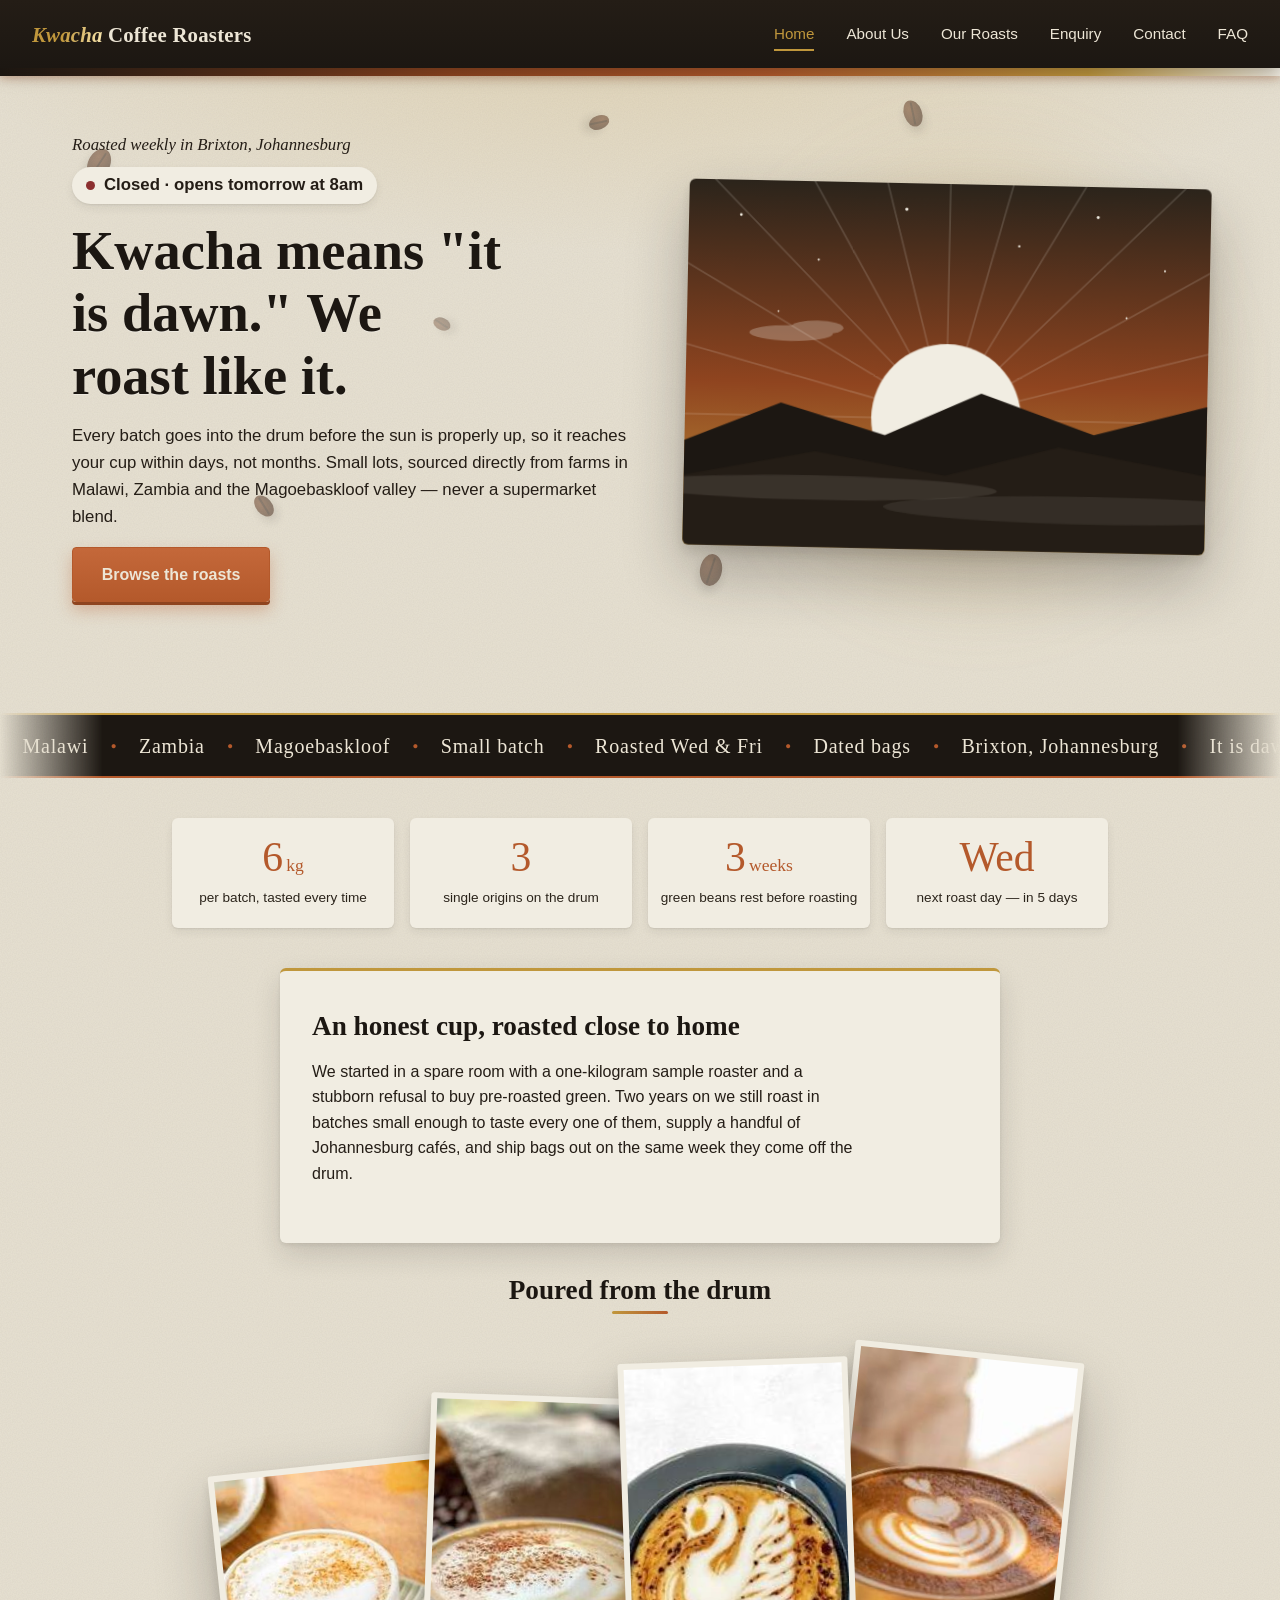
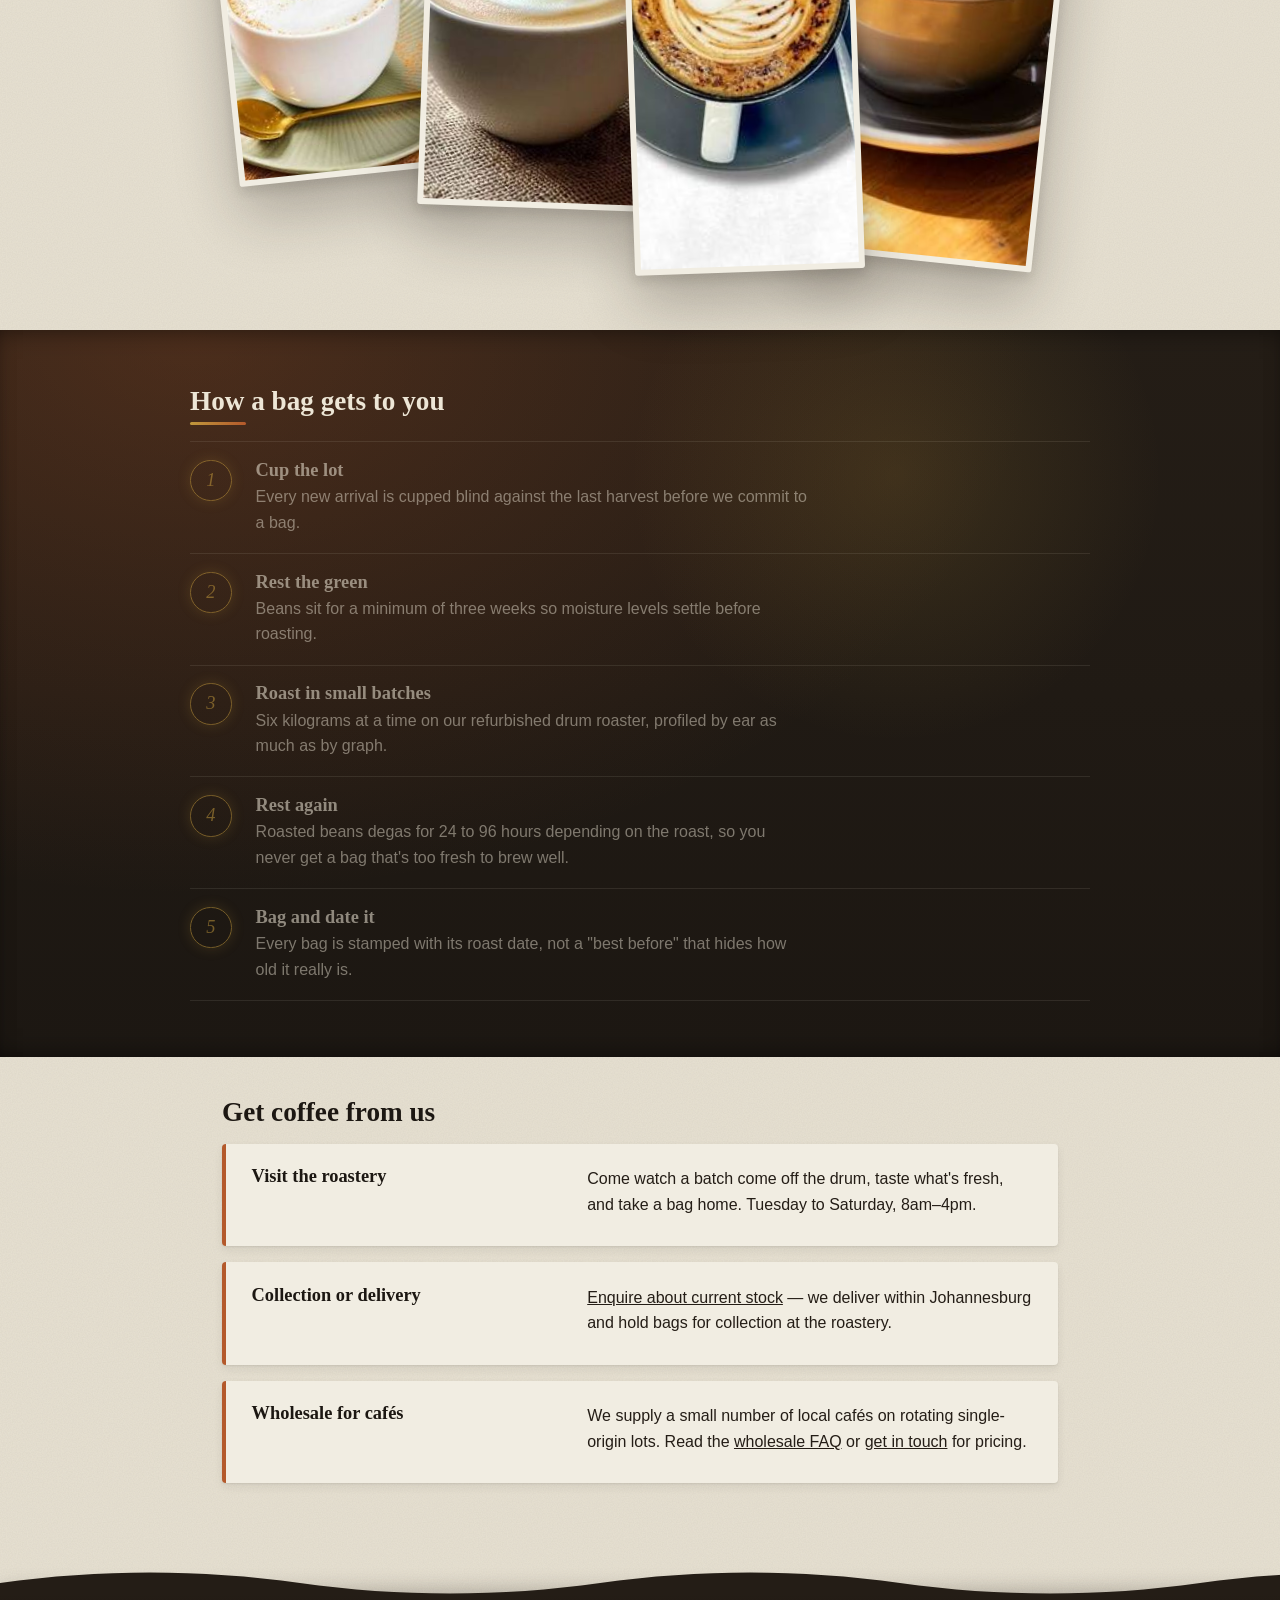
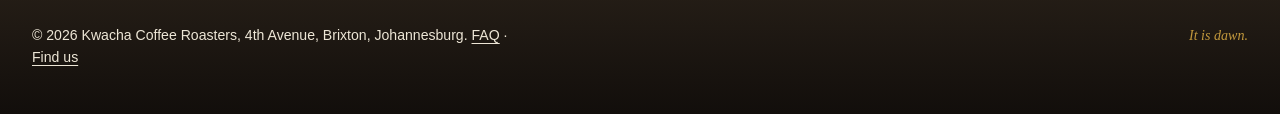
<file: wede poe/index.html>
<!DOCTYPE html>
<html lang="en">
<head>
    <meta charset="UTF-8">
    <meta name="viewport" content="width=device-width, initial-scale=1.0">
    <title>Kwacha Coffee Roasters | Small-Batch Coffee Roaster in Brixton, Johannesburg</title>
    <meta name="description" content="Small-batch specialty coffee roasted weekly in Brixton, Johannesburg. Single-origin lots from Malawi, Zambia and Limpopo, delivered fresh or ready for collection.">
    <meta name="keywords" content="specialty coffee Johannesburg, coffee roaster Brixton, single origin coffee, Malawi coffee, Zambia coffee, fresh roasted coffee delivery">
    <meta name="author" content="Kwacha Coffee Roasters">
    <meta name="robots" content="index, follow">
    <meta name="theme-color" content="#1C1712">
    <link rel="canonical" href="https://km1211266-eng.github.io/Wede-but-better/kwacha-coffee-roasters/">
    <link rel="icon" href="data:image/svg+xml,%3Csvg xmlns='http://www.w3.org/2000/svg' viewBox='0 0 32 32'%3E%3Ccircle cx='16' cy='20' r='9' fill='%23C0973C'/%3E%3Cpath d='M0 24h32v8H0z' fill='%231C1712'/%3E%3C/svg%3E">
    <meta property="og:type" content="website">
    <meta property="og:site_name" content="Kwacha Coffee Roasters">
    <meta property="og:title" content="Kwacha Coffee Roasters | Small-Batch Coffee Roaster in Brixton, Johannesburg">
    <meta property="og:description" content="Small-batch specialty coffee roasted weekly in Brixton, Johannesburg. Single-origin lots from Malawi, Zambia and Limpopo, delivered fresh or ready for collection.">
    <meta property="og:url" content="https://km1211266-eng.github.io/Wede-but-better/kwacha-coffee-roasters/">
    <meta property="og:image" content="https://km1211266-eng.github.io/Wede-but-better/kwacha-coffee-roasters/images/cappuccino-cinnamon-green-plate.jpg">
    <meta property="og:locale" content="en_ZA">
    <meta name="twitter:card" content="summary_large_image">
    <meta http-equiv="Content-Security-Policy" content="default-src 'self'; script-src 'self' https://cdnjs.cloudflare.com; style-src 'self' 'unsafe-inline' https://fonts.googleapis.com https://cdnjs.cloudflare.com; font-src https://fonts.gstatic.com; img-src 'self' data: https://*.tile.openstreetmap.org https://tile.openstreetmap.org https://cdnjs.cloudflare.com; connect-src 'self' https://jsonplaceholder.typicode.com; form-action 'self' mailto:; base-uri 'self'; object-src 'none'">
    <meta name="referrer" content="strict-origin-when-cross-origin">
    <link rel="preconnect" href="https://fonts.googleapis.com">
    <link rel="preconnect" href="https://fonts.gstatic.com" crossorigin>
    <link href="https://fonts.googleapis.com/css2?family=Fraunces:ital,wght@0,500;0,600;1,500&family=Work+Sans:wght@400;500;600&display=swap" rel="stylesheet">
    <link rel="stylesheet" href="css/style.css">
</head>
    <script type="application/ld+json">
    {
      "@context": "https://schema.org",
      "@type": "CafeOrCoffeeShop",
      "name": "Kwacha Coffee Roasters",
      "description": "Independent specialty coffee roastery in Brixton, Johannesburg.",
      "url": "https://km1211266-eng.github.io/Wede-but-better/kwacha-coffee-roasters/",
      "image": "https://km1211266-eng.github.io/Wede-but-better/kwacha-coffee-roasters/images/cappuccino-cinnamon-green-plate.jpg",
      "email": "hello@kwachacoffee.co.za",
      "address": {"@type": "PostalAddress", "streetAddress": "4th Avenue", "addressLocality": "Brixton", "addressRegion": "Gauteng", "addressCountry": "ZA"},
      "geo": {"@type": "GeoCoordinates", "latitude": -26.1937, "longitude": 28.0036},
      "openingHoursSpecification": [{"@type": "OpeningHoursSpecification", "dayOfWeek": ["Tuesday","Wednesday","Thursday","Friday","Saturday"], "opens": "08:00", "closes": "16:00"}],
      "areaServed": "Johannesburg",
      "servesCuisine": "Coffee"
    }
    </script>
<body>
    <a class="skip-link" href="#main">Skip to main content</a>

    <!-- Site header with logo and main navigation -->
    <header class="site-header">
        <div class="logo"><span class="logo-mark">Kwacha</span> Coffee Roasters</div>
        <nav class="main-nav" aria-label="Main">
            <ul>
                <li><a href="index.html" class="active" aria-current="page">Home</a></li>
                <li><a href="about.html">About Us</a></li>
                <li><a href="products.html">Our Roasts</a></li>
                <li><a href="enquiry.html">Enquiry</a></li>
                <li><a href="contact.html">Contact</a></li>
                <li><a href="faq.html">FAQ</a></li>
            </ul>
        </nav>
    </header>
    <div class="horizon-band"></div>

    <main id="main">
        <!-- Hero section -->
        <section class="hero">
            <div class="bean-field" aria-hidden="true"><span class="bean b1"></span><span class="bean b2"></span><span class="bean b3"></span><span class="bean b4"></span><span class="bean b5"></span><span class="bean b6"></span><span class="bean b7"></span><span class="bean b8"></span></div>
            <div class="hero-text">
                <p class="eyebrow">Roasted weekly in Brixton, Johannesburg</p>
                <p class="open-pill" id="open-pill" role="status"><span class="dot" aria-hidden="true"></span><span id="open-text">Checking opening hours…</span></p>
                <h1>Kwacha means "it is dawn." We roast like it.</h1>
                <p>Every batch goes into the drum before the sun is properly up,
                   so it reaches your cup within days, not months. Small lots,
                   sourced directly from farms in Malawi, Zambia and the
                   Magoebaskloof valley — never a supermarket blend.</p>
                <a href="products.html" class="cta-button">Browse the roasts</a>
            </div>
            <div class="hero-visual">
                <!-- Hand-drawn dawn motif standing in for hero photography until
                     real roastery shots are ready -->
                <svg class="dawn-illustration" viewBox="0 0 600 420" xmlns="http://www.w3.org/2000/svg" role="img" aria-label="Illustration of the sun rising over layered highveld hills">
                    <defs>
                        <linearGradient id="sky" x1="0" y1="0" x2="0" y2="1">
                            <stop offset="0%" stop-color="#2B241B"/>
                            <stop offset="55%" stop-color="#8F441F"/>
                            <stop offset="100%" stop-color="#C0973C"/>
                        </linearGradient>
                    </defs>
                    <rect x="0" y="0" width="600" height="420" fill="url(#sky)"/>
                    <g class="stars" fill="#F1EDE2" aria-hidden="true">
                        <circle class="star" cx="60" cy="40" r="1.6"/><circle class="star s2" cx="150" cy="90" r="1.2"/>
                        <circle class="star s3" cx="250" cy="30" r="1.8"/><circle class="star" cx="380" cy="70" r="1.3"/>
                        <circle class="star s2" cx="470" cy="35" r="1.7"/><circle class="star s3" cx="548" cy="95" r="1.2"/>
                        <circle class="star" cx="105" cy="150" r="1"/><circle class="star s2" cx="505" cy="150" r="1.1"/>
                    </g>
                    <g class="cloud" fill="#F1EDE2" opacity="0.28" aria-hidden="true">
                        <ellipse cx="120" cy="175" rx="48" ry="9"/><ellipse cx="150" cy="168" rx="30" ry="8"/>
                    </g>
                    <g class="birds" fill="none" stroke="#1C1712" stroke-width="2.2" stroke-linecap="round" aria-hidden="true">
                        <path class="bird" d="M0,0 q7,-8 14,0 q7,-8 14,0"/>
                        <path class="bird b2" d="M0,0 q5,-6 10,0 q5,-6 10,0"/>
                        <path class="bird b3" d="M0,0 q4,-5 8,0 q4,-5 8,0"/>
                    </g>
                    <g class="rays" stroke="#F1EDE2" stroke-width="2" opacity="0.16" aria-hidden="true"><line x1="300" y1="270" x2="-400" y2="270"/><line x1="300" y1="270" x2="-376" y2="89"/><line x1="300" y1="270" x2="-306" y2="-80"/><line x1="300" y1="270" x2="-195" y2="-225"/><line x1="300" y1="270" x2="-50" y2="-336"/><line x1="300" y1="270" x2="119" y2="-406"/><line x1="300" y1="270" x2="300" y2="-430"/><line x1="300" y1="270" x2="481" y2="-406"/><line x1="300" y1="270" x2="650" y2="-336"/><line x1="300" y1="270" x2="795" y2="-225"/><line x1="300" y1="270" x2="906" y2="-80"/><line x1="300" y1="270" x2="976" y2="89"/><line x1="300" y1="270" x2="1000" y2="270"/></g>
                    <circle class="sun-glow" cx="300" cy="270" r="86" fill="#C0973C"/>
                    <circle class="sun" cx="300" cy="270" r="86" fill="#F1EDE2" opacity="0.92"/>
                    <path class="hill-back" d="M0,300 L110,255 L230,290 L340,240 L470,285 L600,250 L600,420 L0,420 Z" fill="#1C1712"/>
                    <path class="hill-front" d="M0,340 L150,310 L300,335 L430,300 L600,330 L600,420 L0,420 Z" fill="#241D16" opacity="0.85"/>
                <g class="mist" fill="#F1EDE2" aria-hidden="true">
                        <ellipse class="mist-a" cx="150" cy="352" rx="210" ry="14" opacity="0.10"/>
                        <ellipse class="mist-b" cx="470" cy="372" rx="240" ry="16" opacity="0.08"/>
                    </g>
                </svg>
            </div>
        </section>

        <div class="marquee" aria-label="Where our coffee comes from and how we roast it">
            <div class="marquee-track"><div class="marquee-group"><span>Malawi</span><i aria-hidden="true">&#9679;</i><span>Zambia</span><i aria-hidden="true">&#9679;</i><span>Magoebaskloof</span><i aria-hidden="true">&#9679;</i><span>Small batch</span><i aria-hidden="true">&#9679;</i><span>Roasted Wed &amp; Fri</span><i aria-hidden="true">&#9679;</i><span>Dated bags</span><i aria-hidden="true">&#9679;</i><span>Brixton, Johannesburg</span><i aria-hidden="true">&#9679;</i><span>It is dawn</span><i aria-hidden="true">&#9679;</i></div><div class="marquee-group" aria-hidden="true"><span>Malawi</span><i aria-hidden="true">&#9679;</i><span>Zambia</span><i aria-hidden="true">&#9679;</i><span>Magoebaskloof</span><i aria-hidden="true">&#9679;</i><span>Small batch</span><i aria-hidden="true">&#9679;</i><span>Roasted Wed &amp; Fri</span><i aria-hidden="true">&#9679;</i><span>Dated bags</span><i aria-hidden="true">&#9679;</i><span>Brixton, Johannesburg</span><i aria-hidden="true">&#9679;</i><span>It is dawn</span><i aria-hidden="true">&#9679;</i></div></div>
        </div>

        <section class="stats" aria-label="Kwacha at a glance">
            <div class="stat"><span class="stat-num" data-count="6">6</span><span class="stat-unit">kg</span><p>per batch, tasted every time</p></div>
            <div class="stat"><span class="stat-num" data-count="3">3</span><p>single origins on the drum</p></div>
            <div class="stat"><span class="stat-num" data-count="3">3</span><span class="stat-unit">weeks</span><p>green beans rest before roasting</p></div>
            <div class="stat"><span class="stat-num" id="next-roast">Wed</span><p id="next-roast-note">next roast day</p></div>
        </section>

        <!-- Short introduction -->
        <section class="intro">
            <h2>An honest cup, roasted close to home</h2>
            <p>We started in a spare room with a one-kilogram sample roaster and
               a stubborn refusal to buy pre-roasted green. Two years on we
               still roast in batches small enough to taste every one of them,
               supply a handful of Johannesburg cafés, and ship bags out on the
               same week they come off the drum.</p>
        </section>

        <section class="photo-band" aria-labelledby="band-title">
            <h2 id="band-title">Poured from the drum</h2>
            <div class="photo-strip">
                <a href="about.html#gallery-title" aria-label="See the full gallery"><img src="images/cappuccino-cinnamon-green-plate-thumb.jpg" width="400" height="300" loading="lazy" alt="Cappuccino dusted with cinnamon on a sage-green plate"></a>
                <a href="about.html#gallery-title" aria-label="See the full gallery"><img src="images/flat-white-hessian-coffee-beans-thumb.jpg" width="400" height="400" loading="lazy" alt="Flat white beside a hessian sack of roasted beans"></a>
                <a href="about.html#gallery-title" aria-label="See the full gallery"><img src="images/swan-latte-art-top-view-thumb.jpg" width="400" height="500" loading="lazy" alt="Latte with a white swan poured in the crema"></a>
                <a href="about.html#gallery-title" aria-label="See the full gallery"><img src="images/heart-latte-art-window-light-thumb.jpg" width="400" height="500" loading="lazy" alt="Heart latte art on a wooden table in window light"></a>
            </div>
        </section>

        <!-- How we roast: this genuinely is a sequence, so it's numbered -->
        <section class="process">
            <div class="process-inner">
                <h2>How a bag gets to you</h2>
                <div class="process-steps">
                    <div class="process-step">
                        <span class="num">1</span>
                        <div>
                            <h3>Cup the lot</h3>
                            <p>Every new arrival is cupped blind against the last
                               harvest before we commit to a bag.</p>
                        </div>
                    </div>
                    <div class="process-step">
                        <span class="num">2</span>
                        <div>
                            <h3>Rest the green</h3>
                            <p>Beans sit for a minimum of three weeks so moisture
                               levels settle before roasting.</p>
                        </div>
                    </div>
                    <div class="process-step">
                        <span class="num">3</span>
                        <div>
                            <h3>Roast in small batches</h3>
                            <p>Six kilograms at a time on our refurbished drum
                               roaster, profiled by ear as much as by graph.</p>
                        </div>
                    </div>
                    <div class="process-step">
                        <span class="num">4</span>
                        <div>
                            <h3>Rest again</h3>
                            <p>Roasted beans degas for 24 to 96 hours depending
                               on the roast, so you never get a bag that's too
                               fresh to brew well.</p>
                        </div>
                    </div>
                    <div class="process-step">
                        <span class="num">5</span>
                        <div>
                            <h3>Bag and date it</h3>
                            <p>Every bag is stamped with its roast date, not a
                               "best before" that hides how old it really is.</p>
                        </div>
                    </div>
                </div>
            </div>
        </section>

        <!-- Ways to get coffee from us -->
        <section class="row-list">
            <h2 class="row-list-title">Get coffee from us</h2>
            <div class="row">
                <h3>Visit the roastery</h3>
                <p>Come watch a batch come off the drum, taste what's fresh,
                   and take a bag home. Tuesday to Saturday, 8am–4pm.</p>
            </div>
            <div class="row">
                <h3>Collection or delivery</h3>
                <p><a href="enquiry.html"><u>Enquire about current stock</u></a> — we deliver within
                   Johannesburg and hold bags for collection at the
                   roastery.</p>
            </div>
            <div class="row">
                <h3>Wholesale for cafés</h3>
                <p>We supply a small number of local cafés on rotating
                   single-origin lots. Read the <a href="faq.html"><u>wholesale FAQ</u></a> or
                   <a href="contact.html"><u>get in touch</u></a> for pricing.</p>
            </div>
        </section>
    </main>

    <!-- Site footer -->
    <footer class="site-footer">
        <p>&copy; 2026 Kwacha Coffee Roasters, 4th Avenue, Brixton, Johannesburg. <a href="faq.html">FAQ</a> &middot; <a href="contact.html">Find us</a></p>
        <p class="footer-tagline">It is dawn.</p>
    </footer>

    <script src="js/script.js" defer></script>
    <script src="js/reveal.js" defer></script>
    <script src="js/life.js" defer></script>
    <script src="js/motion.js" defer></script>
</body>
</html>
</file>
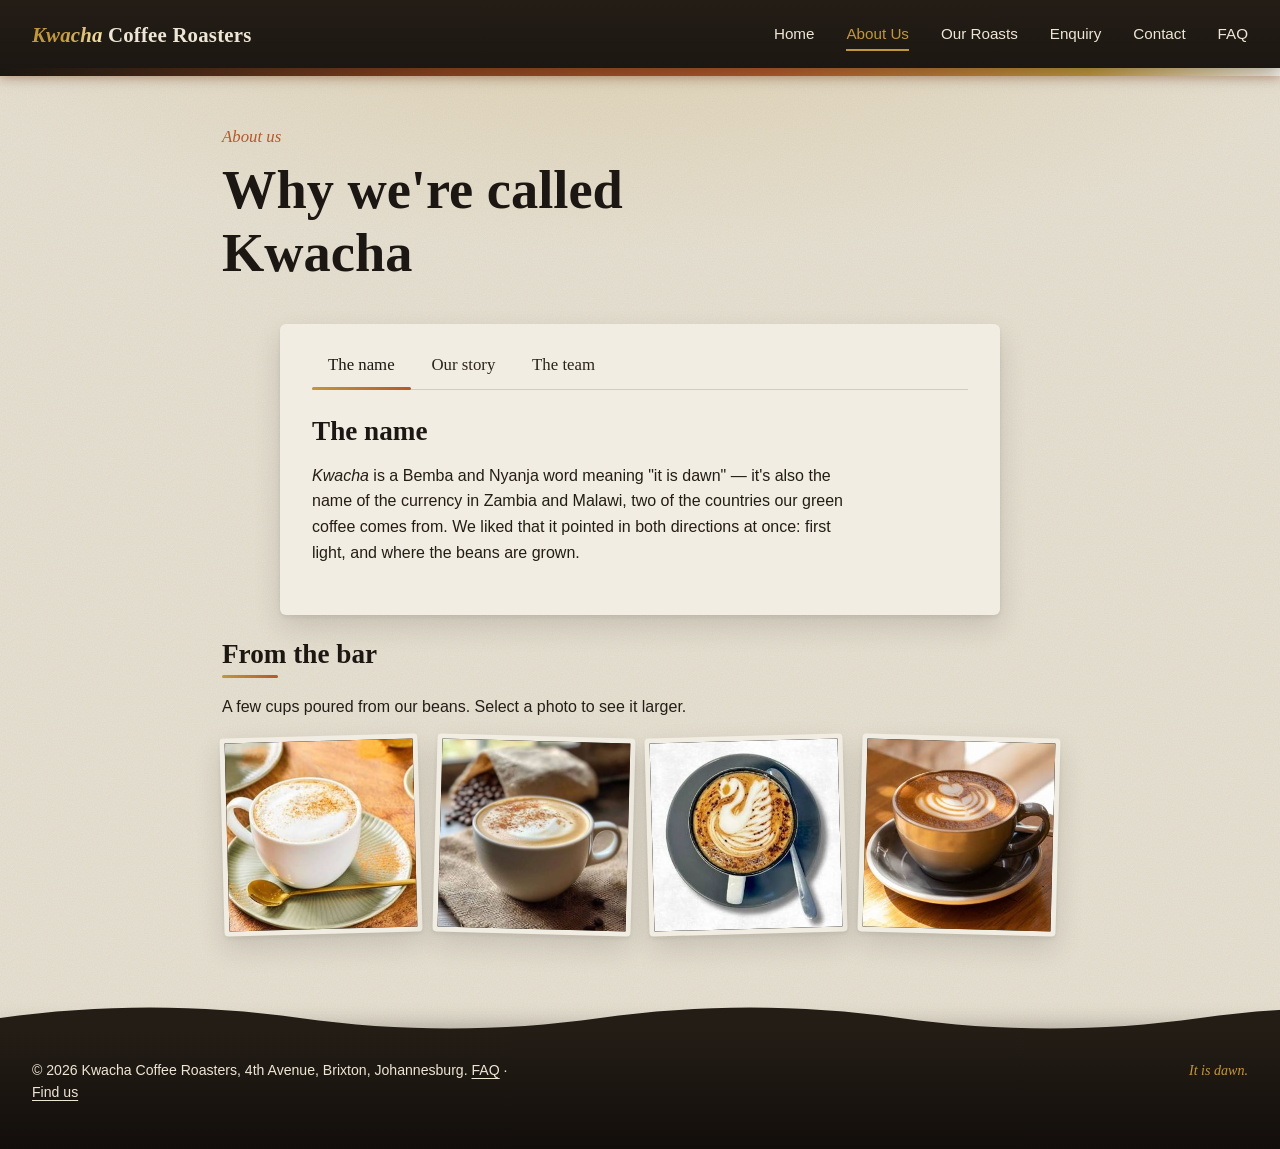
<file: wede poe/about.html>
<!DOCTYPE html>
<html lang="en">
<head>
    <meta charset="UTF-8">
    <meta name="viewport" content="width=device-width, initial-scale=1.0">
    <title>About Kwacha Coffee Roasters | Our Story, Sourcing and Team</title>
    <meta name="description" content="How a spare-room sample roaster in Brixton became a Johannesburg specialty coffee roastery, what 'kwacha' means, and who roasts your coffee.">
    <meta name="keywords" content="specialty coffee Johannesburg, coffee roaster Brixton, single origin coffee, Malawi coffee, Zambia coffee, fresh roasted coffee delivery">
    <meta name="author" content="Kwacha Coffee Roasters">
    <meta name="robots" content="index, follow">
    <meta name="theme-color" content="#1C1712">
    <link rel="canonical" href="https://km1211266-eng.github.io/Wede-but-better/kwacha-coffee-roasters/about.html">
    <link rel="icon" href="data:image/svg+xml,%3Csvg xmlns='http://www.w3.org/2000/svg' viewBox='0 0 32 32'%3E%3Ccircle cx='16' cy='20' r='9' fill='%23C0973C'/%3E%3Cpath d='M0 24h32v8H0z' fill='%231C1712'/%3E%3C/svg%3E">
    <meta property="og:type" content="website">
    <meta property="og:site_name" content="Kwacha Coffee Roasters">
    <meta property="og:title" content="About Kwacha Coffee Roasters | Our Story, Sourcing and Team">
    <meta property="og:description" content="How a spare-room sample roaster in Brixton became a Johannesburg specialty coffee roastery, what 'kwacha' means, and who roasts your coffee.">
    <meta property="og:url" content="https://km1211266-eng.github.io/Wede-but-better/kwacha-coffee-roasters/about.html">
    <meta property="og:image" content="https://km1211266-eng.github.io/Wede-but-better/kwacha-coffee-roasters/images/cappuccino-cinnamon-green-plate.jpg">
    <meta property="og:locale" content="en_ZA">
    <meta name="twitter:card" content="summary_large_image">
    <meta http-equiv="Content-Security-Policy" content="default-src 'self'; script-src 'self' https://cdnjs.cloudflare.com; style-src 'self' 'unsafe-inline' https://fonts.googleapis.com https://cdnjs.cloudflare.com; font-src https://fonts.gstatic.com; img-src 'self' data: https://*.tile.openstreetmap.org https://tile.openstreetmap.org https://cdnjs.cloudflare.com; connect-src 'self' https://jsonplaceholder.typicode.com; form-action 'self' mailto:; base-uri 'self'; object-src 'none'">
    <meta name="referrer" content="strict-origin-when-cross-origin">
    <link rel="preconnect" href="https://fonts.googleapis.com">
    <link rel="preconnect" href="https://fonts.gstatic.com" crossorigin>
    <link href="https://fonts.googleapis.com/css2?family=Fraunces:ital,wght@0,500;0,600;1,500&family=Work+Sans:wght@400;500;600&display=swap" rel="stylesheet">
    <link rel="stylesheet" href="css/style.css">
</head>
<body>
    <a class="skip-link" href="#main">Skip to main content</a>

    <header class="site-header">
        <div class="logo"><span class="logo-mark">Kwacha</span> Coffee Roasters</div>
        <nav class="main-nav" aria-label="Main">
            <ul>
                <li><a href="index.html">Home</a></li>
                <li><a href="about.html" class="active" aria-current="page">About Us</a></li>
                <li><a href="products.html">Our Roasts</a></li>
                <li><a href="enquiry.html">Enquiry</a></li>
                <li><a href="contact.html">Contact</a></li>
                <li><a href="faq.html">FAQ</a></li>
            </ul>
        </nav>
    </header>
    <div class="horizon-band"></div>

    <main id="main">
        <section class="page-header">
            <span class="eyebrow">About us</span>
            <h1>Why we're called Kwacha</h1>
        </section>

        <div class="tabs" data-tabs>
            <div class="tab-list" role="tablist" aria-label="About Kwacha">
                <button type="button" role="tab" id="tab-name" aria-controls="panel-name" aria-selected="true">The name</button>
                <button type="button" role="tab" id="tab-story" aria-controls="panel-story" aria-selected="false" tabindex="-1">Our story</button>
                <button type="button" role="tab" id="tab-team" aria-controls="panel-team" aria-selected="false" tabindex="-1">The team</button>
            </div>

            <div class="tab-panel" role="tabpanel" id="panel-name" aria-labelledby="tab-name">
                <h2>The name</h2>
                <p><em>Kwacha</em> is a Bemba and Nyanja word meaning "it is dawn" —
                   it's also the name of the currency in Zambia and Malawi, two of
                   the countries our green coffee comes from. We liked that it
                   pointed in both directions at once: first light, and where the
                   beans are grown.</p>
            </div>

            <div class="tab-panel" role="tabpanel" id="panel-story" aria-labelledby="tab-story" hidden>
                <h2>How we started</h2>
                <p>The roastery began in 2024 in a spare room in Brixton, with a
                   secondhand sample roaster that could barely handle a kilogram
                   at a time and a lot of burnt batches nobody else had to drink.
                   Two years later we roast on a proper drum machine, supply a
                   handful of cafés around Johannesburg, and still throw out
                   anything that doesn't cup well — including our own mistakes.</p>
                <h3>What we're trying to do</h3>
                <p>Roast honestly, date every bag, and pay farms enough that
                   they're still there next harvest. We'd rather sell out of a
                   small lot than water down what made it good in the first
                   place. See what is on the drum now in <a href="products.html"><u>Our Roasts</u></a>.</p>
            </div>

            <div class="tab-panel" role="tabpanel" id="panel-team" aria-labelledby="tab-team" hidden>
                <h2>Who's roasting</h2>
                <div class="team-list">
                    <div class="team-member">
                        <span class="role">Founder &amp; Head Roaster</span>
                        <p>Runs the drum, signs off every sourcing decision, and
                           still tastes each batch before it's bagged.</p>
                    </div>
                    <div class="team-member">
                        <span class="role">Roastery Manager</span>
                        <p>Keeps green stock, wholesale orders and delivery runs
                           on schedule.</p>
                    </div>
                </div>
            </div>
        </div>

        <section class="gallery" aria-labelledby="gallery-title">
            <h2 id="gallery-title">From the bar</h2>
            <p>A few cups poured from our beans. Select a photo to see it larger.</p>
            <div class="gallery-grid">
                <a href="images/cappuccino-cinnamon-green-plate.jpg" data-lightbox data-caption="Cappuccino dusted with cinnamon on a sage-green plate">
                    <img src="images/cappuccino-cinnamon-green-plate-thumb.jpg" width="400" height="300" loading="lazy" alt="Cappuccino dusted with cinnamon on a sage-green plate with a gold spoon">
                </a>
                <a href="images/flat-white-hessian-coffee-beans.jpg" data-lightbox data-caption="Flat white beside a hessian sack of roasted beans">
                    <img src="images/flat-white-hessian-coffee-beans-thumb.jpg" width="400" height="400" loading="lazy" alt="Flat white on hessian cloth beside a sack of roasted coffee beans">
                </a>
                <a href="images/swan-latte-art-top-view.jpg" data-lightbox data-caption="Swan latte art seen from above">
                    <img src="images/swan-latte-art-top-view-thumb.jpg" width="400" height="500" loading="lazy" alt="Top view of a latte with a white swan poured in the crema">
                </a>
                <a href="images/heart-latte-art-window-light.jpg" data-lightbox data-caption="Heart latte art in window light">
                    <img src="images/heart-latte-art-window-light-thumb.jpg" width="400" height="500" loading="lazy" alt="Latte with heart-shaped art on a wooden table in window light">
                </a>
            </div>
        </section>
    </main>

    <footer class="site-footer">
        <p>&copy; 2026 Kwacha Coffee Roasters, 4th Avenue, Brixton, Johannesburg. <a href="faq.html">FAQ</a> &middot; <a href="contact.html">Find us</a></p>
        <p class="footer-tagline">It is dawn.</p>
    </footer>

    <script src="js/script.js" defer></script>
    <script src="js/tabs.js" defer></script>
    <script src="js/lightbox.js" defer></script>
    <script src="js/reveal.js" defer></script>
    <script src="js/life.js" defer></script>
    <script src="js/motion.js" defer></script>
</body>
</html>
</file>
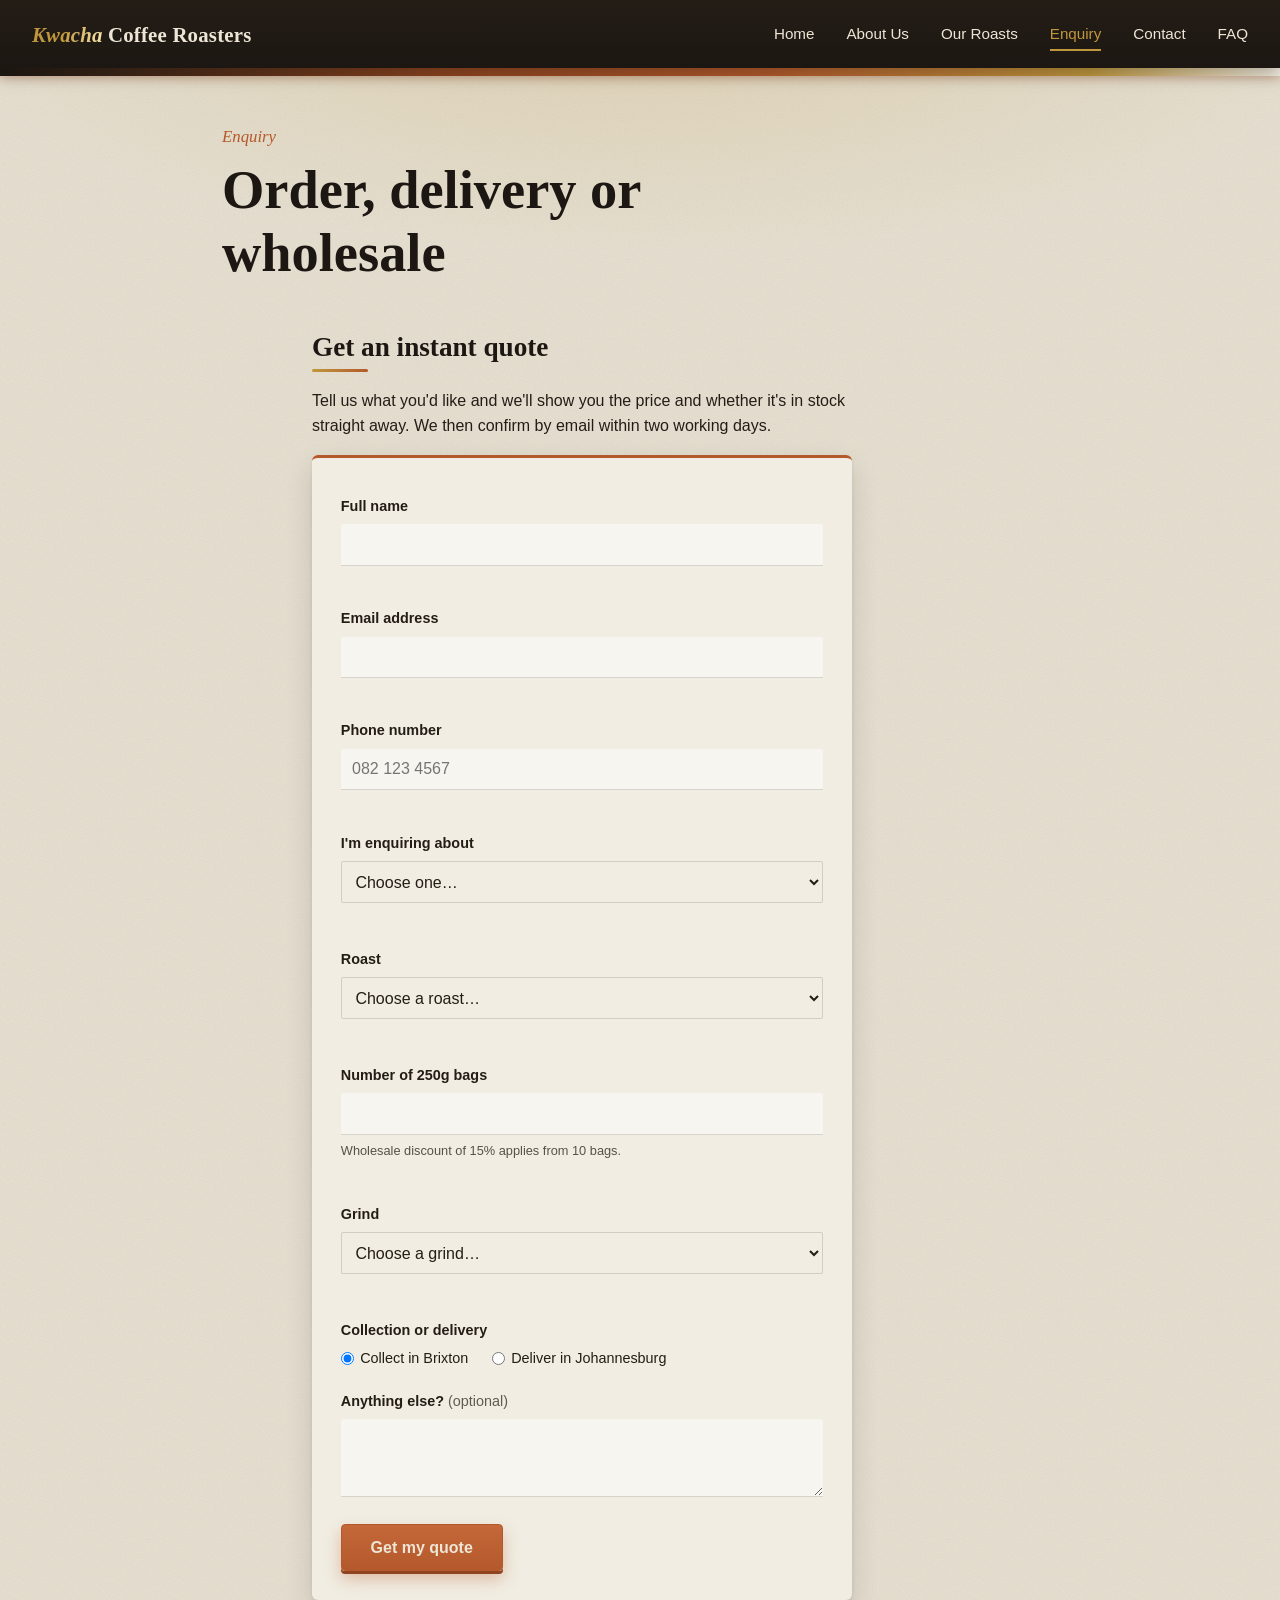
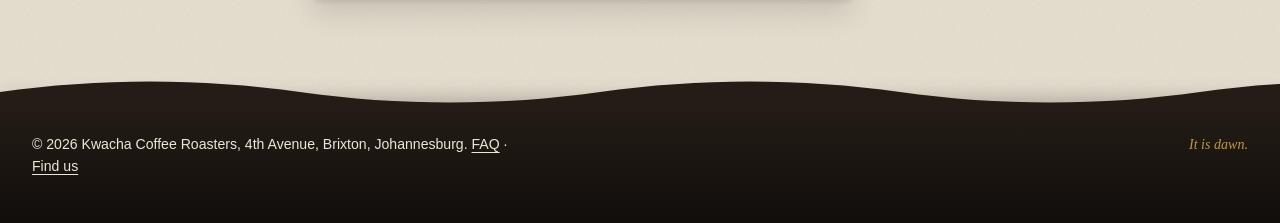
<file: wede poe/enquiry.html>
<!DOCTYPE html>
<html lang="en">
<head>
    <meta charset="UTF-8">
    <meta name="viewport" content="width=device-width, initial-scale=1.0">
    <title>Order or Wholesale Enquiry | Instant Quote | Kwacha Coffee Roasters</title>
    <meta name="description" content="Ask about ordering, delivery or wholesale coffee in Johannesburg and get an instant quote with stock availability from Kwacha Coffee Roasters.">
    <meta name="keywords" content="specialty coffee Johannesburg, coffee roaster Brixton, single origin coffee, Malawi coffee, Zambia coffee, fresh roasted coffee delivery">
    <meta name="author" content="Kwacha Coffee Roasters">
    <meta name="robots" content="index, follow">
    <meta name="theme-color" content="#1C1712">
    <link rel="canonical" href="https://km1211266-eng.github.io/Wede-but-better/kwacha-coffee-roasters/enquiry.html">
    <link rel="icon" href="data:image/svg+xml,%3Csvg xmlns='http://www.w3.org/2000/svg' viewBox='0 0 32 32'%3E%3Ccircle cx='16' cy='20' r='9' fill='%23C0973C'/%3E%3Cpath d='M0 24h32v8H0z' fill='%231C1712'/%3E%3C/svg%3E">
    <meta property="og:type" content="website">
    <meta property="og:site_name" content="Kwacha Coffee Roasters">
    <meta property="og:title" content="Order or Wholesale Enquiry | Instant Quote | Kwacha Coffee Roasters">
    <meta property="og:description" content="Ask about ordering, delivery or wholesale coffee in Johannesburg and get an instant quote with stock availability.">
    <meta property="og:url" content="https://km1211266-eng.github.io/Wede-but-better/kwacha-coffee-roasters/enquiry.html">
    <meta property="og:image" content="https://km1211266-eng.github.io/Wede-but-better/kwacha-coffee-roasters/images/cappuccino-cinnamon-green-plate.jpg">
    <meta property="og:locale" content="en_ZA">
    <meta name="twitter:card" content="summary_large_image">
    <meta http-equiv="Content-Security-Policy" content="default-src 'self'; script-src 'self' https://cdnjs.cloudflare.com; style-src 'self' 'unsafe-inline' https://fonts.googleapis.com https://cdnjs.cloudflare.com; font-src https://fonts.gstatic.com; img-src 'self' data: https://*.tile.openstreetmap.org https://tile.openstreetmap.org https://cdnjs.cloudflare.com; connect-src 'self' https://jsonplaceholder.typicode.com; form-action 'self' mailto:; base-uri 'self'; object-src 'none'">
    <meta name="referrer" content="strict-origin-when-cross-origin">
    <link rel="preconnect" href="https://fonts.googleapis.com">
    <link rel="preconnect" href="https://fonts.gstatic.com" crossorigin>
    <link href="https://fonts.googleapis.com/css2?family=Fraunces:ital,wght@0,500;0,600;1,500&family=Work+Sans:wght@400;500;600&display=swap" rel="stylesheet">
    <link rel="stylesheet" href="css/style.css">
</head>
<body>
    <a class="skip-link" href="#main">Skip to main content</a>

    <header class="site-header">
        <div class="logo"><span class="logo-mark">Kwacha</span> Coffee Roasters</div>
        <nav class="main-nav" aria-label="Main">
            <ul>
                <li><a href="index.html">Home</a></li>
                <li><a href="about.html">About Us</a></li>
                <li><a href="products.html">Our Roasts</a></li>
                <li><a href="enquiry.html" class="active" aria-current="page">Enquiry</a></li>
                <li><a href="contact.html">Contact</a></li>
                <li><a href="faq.html">FAQ</a></li>
            </ul>
        </nav>
    </header>
    <div class="horizon-band"></div>

    <main id="main">
        <section class="page-header">
            <span class="eyebrow">Enquiry</span>
            <h1>Order, delivery or wholesale</h1>
        </section>

        <section class="content-block">
            <h2>Get an instant quote</h2>
            <p>Tell us what you'd like and we'll show you the price and whether
               it's in stock straight away. We then confirm by email within two
               working days.</p>
            <form action="mailto:hello@kwachacoffee.co.za" method="post" enctype="text/plain" class="enquiry-form" id="enquiry-form" novalidate>
                <label for="name">Full name</label>
                <input type="text" id="name" name="name" data-rule="name" autocomplete="name" required aria-describedby="name-error">
                <span class="field-error" id="name-error" role="alert"></span>

                <label for="email">Email address</label>
                <input type="email" id="email" name="email" data-rule="email" autocomplete="email" required aria-describedby="email-error">
                <span class="field-error" id="email-error" role="alert"></span>

                <label for="phone">Phone number</label>
                <input type="tel" id="phone" name="phone" data-rule="phone" autocomplete="tel" placeholder="082 123 4567" required aria-describedby="phone-error">
                <span class="field-error" id="phone-error" role="alert"></span>

                <label for="type">I'm enquiring about</label>
                <select id="type" name="type" data-rule="select" required aria-describedby="type-error">
                    <option value="">Choose one…</option>
                    <option>Home order</option>
                    <option>Wholesale</option>
                </select>
                <span class="field-error" id="type-error" role="alert"></span>

                <label for="roast">Roast</label>
                <select id="roast" name="roast" data-rule="select" required aria-describedby="roast-error">
                    <option value="">Choose a roast…</option>
                </select>
                <span class="field-error" id="roast-error" role="alert"></span>

                <label for="quantity">Number of 250g bags</label>
                <input type="number" id="quantity" name="quantity" data-rule="quantity" min="1" max="100" step="1" inputmode="numeric" required aria-describedby="quantity-error quantity-hint">
                <span class="field-hint" id="quantity-hint">Wholesale discount of 15% applies from 10 bags.</span>
                <span class="field-error" id="quantity-error" role="alert"></span>

                <label for="grind">Grind</label>
                <select id="grind" name="grind" data-rule="select" required aria-describedby="grind-error">
                    <option value="">Choose a grind…</option>
                    <option>Whole bean</option>
                    <option>Espresso</option>
                    <option>Filter</option>
                    <option>Plunger</option>
                    <option>Moka pot</option>
                </select>
                <span class="field-error" id="grind-error" role="alert"></span>

                <fieldset>
                    <legend>Collection or delivery</legend>
                    <label><input type="radio" name="delivery" value="collection" checked> Collect in Brixton</label>
                    <label><input type="radio" name="delivery" value="delivery"> Deliver in Johannesburg</label>
                </fieldset>

                <label for="notes">Anything else? <span class="optional">(optional)</span></label>
                <textarea id="notes" name="notes" rows="3" maxlength="300"></textarea>

                <button type="submit" class="cta-button">Get my quote</button>
            </form>

            <div id="enquiry-result" class="enquiry-result" role="status" aria-live="polite" tabindex="-1" hidden></div>
        </section>
    </main>

    <footer class="site-footer">
        <p>&copy; 2026 Kwacha Coffee Roasters, 4th Avenue, Brixton, Johannesburg. <a href="faq.html">FAQ</a> &middot; <a href="contact.html">Find us</a></p>
        <p class="footer-tagline">It is dawn.</p>
    </footer>

    <script src="js/script.js" defer></script>
    <script src="js/data.js" defer></script>
    <script src="js/forms.js" defer></script>
    <script src="js/reveal.js" defer></script>
    <script src="js/life.js" defer></script>
    <script src="js/motion.js" defer></script>
</body>
</html>
</file>
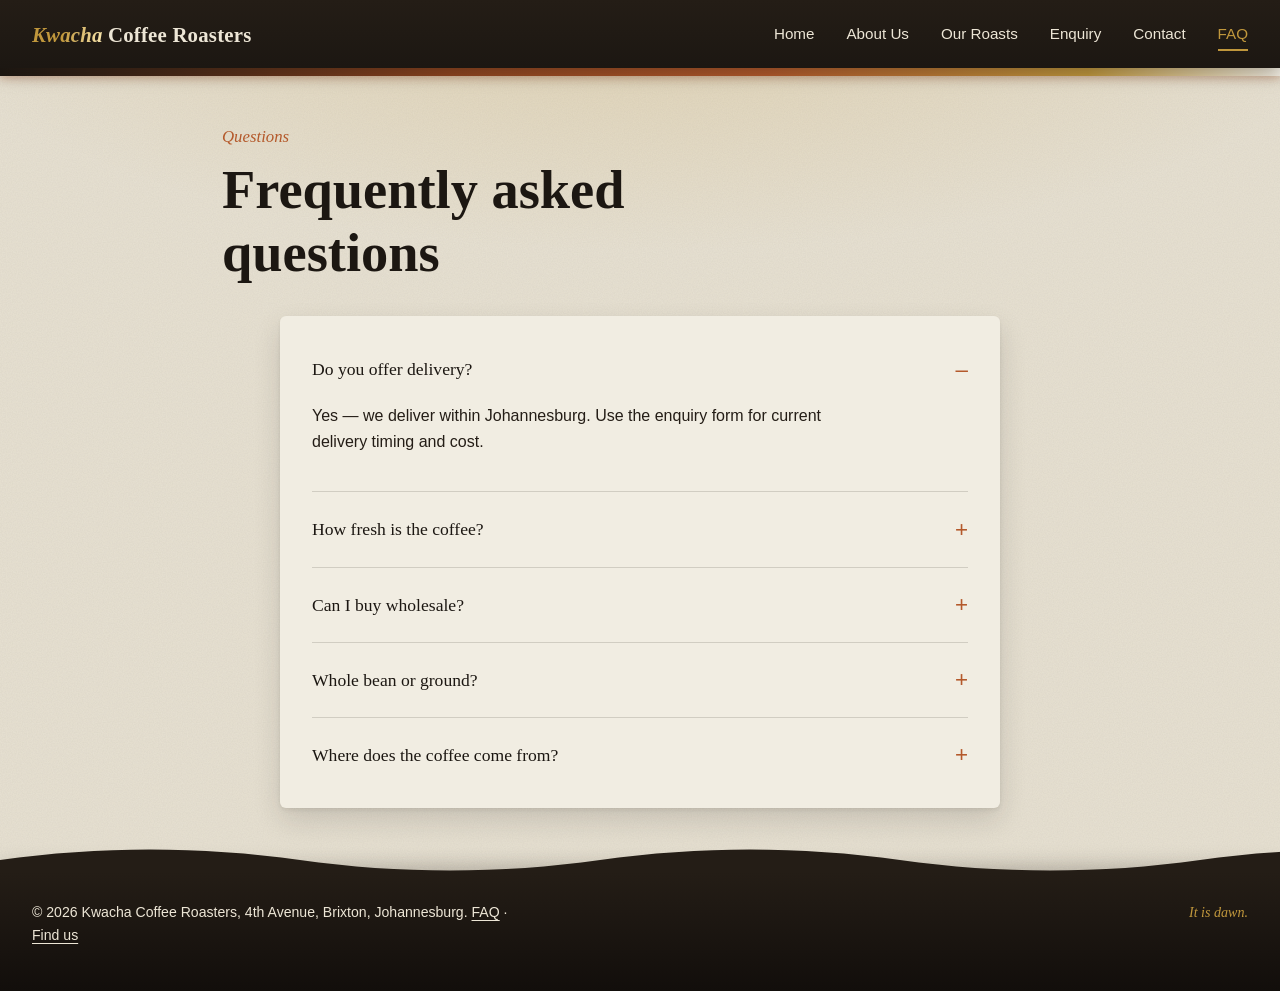
<file: wede poe/faq.html>
<!DOCTYPE html>
<html lang="en">
<head>
    <meta charset="UTF-8">
    <meta name="viewport" content="width=device-width, initial-scale=1.0">
    <title>Coffee FAQ | Delivery, Freshness and Wholesale | Kwacha Coffee Roasters</title>
    <meta name="description" content="Answers about delivery in Johannesburg, how fresh our coffee is, wholesale for cafes, grind options and where our beans come from.">
    <meta name="keywords" content="specialty coffee Johannesburg, coffee roaster Brixton, single origin coffee, Malawi coffee, Zambia coffee, fresh roasted coffee delivery">
    <meta name="author" content="Kwacha Coffee Roasters">
    <meta name="robots" content="index, follow">
    <meta name="theme-color" content="#1C1712">
    <link rel="canonical" href="https://km1211266-eng.github.io/Wede-but-better/kwacha-coffee-roasters/faq.html">
    <link rel="icon" href="data:image/svg+xml,%3Csvg xmlns='http://www.w3.org/2000/svg' viewBox='0 0 32 32'%3E%3Ccircle cx='16' cy='20' r='9' fill='%23C0973C'/%3E%3Cpath d='M0 24h32v8H0z' fill='%231C1712'/%3E%3C/svg%3E">
    <meta property="og:type" content="website">
    <meta property="og:site_name" content="Kwacha Coffee Roasters">
    <meta property="og:title" content="Coffee FAQ | Delivery, Freshness and Wholesale | Kwacha Coffee Roasters">
    <meta property="og:description" content="Answers about delivery in Johannesburg, how fresh our coffee is, wholesale for cafes, grind options and where our beans come from.">
    <meta property="og:url" content="https://km1211266-eng.github.io/Wede-but-better/kwacha-coffee-roasters/faq.html">
    <meta property="og:image" content="https://km1211266-eng.github.io/Wede-but-better/kwacha-coffee-roasters/images/cappuccino-cinnamon-green-plate.jpg">
    <meta property="og:locale" content="en_ZA">
    <meta name="twitter:card" content="summary_large_image">
    <meta http-equiv="Content-Security-Policy" content="default-src 'self'; script-src 'self' https://cdnjs.cloudflare.com; style-src 'self' 'unsafe-inline' https://fonts.googleapis.com https://cdnjs.cloudflare.com; font-src https://fonts.gstatic.com; img-src 'self' data: https://*.tile.openstreetmap.org https://tile.openstreetmap.org https://cdnjs.cloudflare.com; connect-src 'self' https://jsonplaceholder.typicode.com; form-action 'self' mailto:; base-uri 'self'; object-src 'none'">
    <meta name="referrer" content="strict-origin-when-cross-origin">
    <link rel="preconnect" href="https://fonts.googleapis.com">
    <link rel="preconnect" href="https://fonts.gstatic.com" crossorigin>
    <link href="https://fonts.googleapis.com/css2?family=Fraunces:ital,wght@0,500;0,600;1,500&family=Work+Sans:wght@400;500;600&display=swap" rel="stylesheet">
    <link rel="stylesheet" href="css/style.css">

    <script type="application/ld+json">
    {
      "@context": "https://schema.org",
      "@type": "FAQPage",
      "mainEntity": [
        {
          "@type": "Question",
          "name": "Do you offer delivery?",
          "acceptedAnswer": {
            "@type": "Answer",
            "text": "Yes \u2014 we deliver within Johannesburg. Enquire through the contact page for current delivery timing and cost."
          }
        },
        {
          "@type": "Question",
          "name": "How fresh is the coffee?",
          "acceptedAnswer": {
            "@type": "Answer",
            "text": "Every bag is roasted within seven days of dispatch, and the roast date is printed on the bag \u2014 not a vague \"best before.\""
          }
        },
        {
          "@type": "Question",
          "name": "Can I buy wholesale?",
          "acceptedAnswer": {
            "@type": "Answer",
            "text": "Yes, we already supply a small number of local caf\u00e9s. Use the <a href="enquiry.html">enquiry form</a> for wholesale pricing and minimum order quantities."
          }
        },
        {
          "@type": "Question",
          "name": "Whole bean or ground?",
          "acceptedAnswer": {
            "@type": "Answer",
            "text": "Both. Tell us your brew method when you order and we'll grind to match it, right before dispatch."
          }
        },
        {
          "@type": "Question",
          "name": "Where does the coffee come from?",
          "acceptedAnswer": {
            "@type": "Answer",
            "text": "Current lots come from Mzuzu in Malawi, the Copperbelt in Zambia, and Magoebaskloof here in Limpopo. See Our Roasts for what's on right now."
          }
        }
      ]
    }
    </script>
</head>
<body>
    <a class="skip-link" href="#main">Skip to main content</a>

    <header class="site-header">
        <div class="logo"><span class="logo-mark">Kwacha</span> Coffee Roasters</div>
        <nav class="main-nav" aria-label="Main">
            <ul>
                <li><a href="index.html">Home</a></li>
                <li><a href="about.html">About Us</a></li>
                <li><a href="products.html">Our Roasts</a></li>
                <li><a href="enquiry.html">Enquiry</a></li>
                <li><a href="contact.html">Contact</a></li>
                <li><a href="faq.html" class="active" aria-current="page">FAQ</a></li>
            </ul>
        </nav>
    </header>
    <div class="horizon-band"></div>

    <main id="main">
        <section class="page-header">
            <span class="eyebrow">Questions</span>
            <h1>Frequently asked questions</h1>
        </section>

        <section class="content-block faq-list">
            <details class="faq-item" open>
                <summary>Do you offer delivery?</summary>
                <div class="faq-body">
                    <p>Yes — we deliver within Johannesburg. Use the
                   <a href="enquiry.html">enquiry form</a> for current delivery timing and cost.</p>
                </div>
            </details>

            <details class="faq-item">
                <summary>How fresh is the coffee?</summary>
                <div class="faq-body">
                    <p>Every bag is roasted within seven days of dispatch, and the
                   roast date is printed on the bag — not a vague "best
                   before."</p>
                </div>
            </details>

            <details class="faq-item">
                <summary>Can I buy wholesale?</summary>
                <div class="faq-body">
                    <p>Yes, we already supply a small number of local cafés.
                   Use the <a href="enquiry.html">enquiry form</a> for wholesale pricing and minimum order
                   quantities.</p>
                </div>
            </details>

            <details class="faq-item">
                <summary>Whole bean or ground?</summary>
                <div class="faq-body">
                    <p>Both. Tell us your brew method when you order and we'll
                   grind to match it, right before dispatch.</p>
                </div>
            </details>

            <details class="faq-item">
                <summary>Where does the coffee come from?</summary>
                <div class="faq-body">
                    <p>Current lots come from Mzuzu in Malawi, the Copperbelt in
                   Zambia, and Magoebaskloof here in Limpopo. See <a href="products.html">Our Roasts</a>
                   for what's on right now.</p>
                </div>
            </details>
        </section>
    </main>

    <footer class="site-footer">
        <p>&copy; 2026 Kwacha Coffee Roasters, 4th Avenue, Brixton, Johannesburg. <a href="faq.html">FAQ</a> &middot; <a href="contact.html">Find us</a></p>
        <p class="footer-tagline">It is dawn.</p>
    </footer>

    <script src="js/script.js" defer></script>
    <script src="js/reveal.js" defer></script>
    <script src="js/life.js" defer></script>
    <script src="js/motion.js" defer></script>
</body>
</html>
</file>
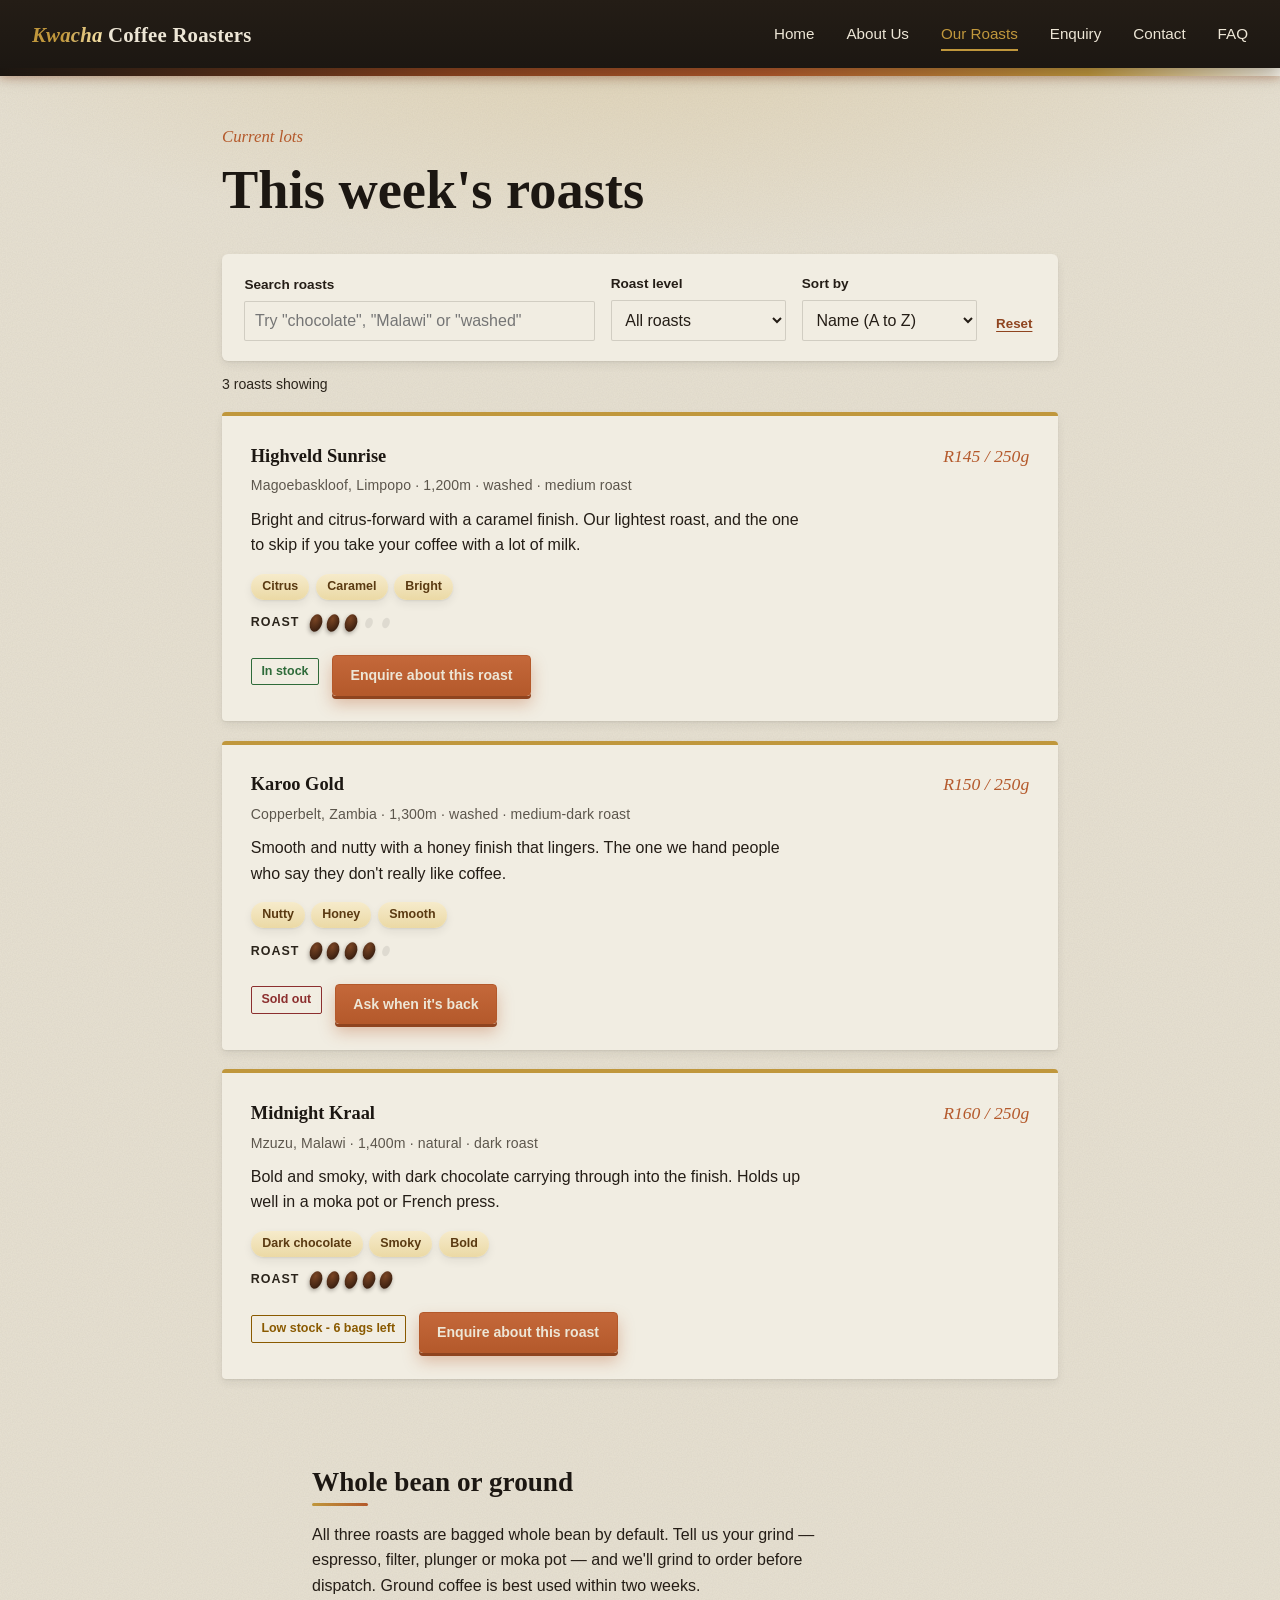
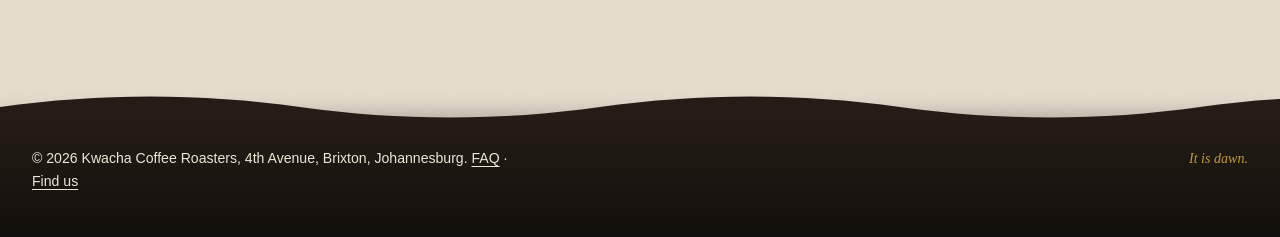
<file: wede poe/products.html>
<!DOCTYPE html>
<html lang="en">
<head>
    <meta charset="UTF-8">
    <meta name="viewport" content="width=device-width, initial-scale=1.0">
    <title>Specialty Coffee Roasts for Sale | Kwacha Coffee Roasters Johannesburg</title>
    <meta name="description" content="Browse this week's single-origin roasts from Malawi, Zambia and Limpopo. Search by flavour, filter by roast level and check stock before you order.">
    <meta name="keywords" content="specialty coffee Johannesburg, coffee roaster Brixton, single origin coffee, Malawi coffee, Zambia coffee, fresh roasted coffee delivery">
    <meta name="author" content="Kwacha Coffee Roasters">
    <meta name="robots" content="index, follow">
    <meta name="theme-color" content="#1C1712">
    <link rel="canonical" href="https://km1211266-eng.github.io/Wede-but-better/kwacha-coffee-roasters/products.html">
    <link rel="icon" href="data:image/svg+xml,%3Csvg xmlns='http://www.w3.org/2000/svg' viewBox='0 0 32 32'%3E%3Ccircle cx='16' cy='20' r='9' fill='%23C0973C'/%3E%3Cpath d='M0 24h32v8H0z' fill='%231C1712'/%3E%3C/svg%3E">
    <meta property="og:type" content="website">
    <meta property="og:site_name" content="Kwacha Coffee Roasters">
    <meta property="og:title" content="Specialty Coffee Roasts for Sale | Kwacha Coffee Roasters Johannesburg">
    <meta property="og:description" content="Browse this week's single-origin roasts from Malawi, Zambia and Limpopo. Search by flavour, filter by roast level and check stock before you order.">
    <meta property="og:url" content="https://km1211266-eng.github.io/Wede-but-better/kwacha-coffee-roasters/products.html">
    <meta property="og:image" content="https://km1211266-eng.github.io/Wede-but-better/kwacha-coffee-roasters/images/cappuccino-cinnamon-green-plate.jpg">
    <meta property="og:locale" content="en_ZA">
    <meta name="twitter:card" content="summary_large_image">
    <meta http-equiv="Content-Security-Policy" content="default-src 'self'; script-src 'self' https://cdnjs.cloudflare.com; style-src 'self' 'unsafe-inline' https://fonts.googleapis.com https://cdnjs.cloudflare.com; font-src https://fonts.gstatic.com; img-src 'self' data: https://*.tile.openstreetmap.org https://tile.openstreetmap.org https://cdnjs.cloudflare.com; connect-src 'self' https://jsonplaceholder.typicode.com; form-action 'self' mailto:; base-uri 'self'; object-src 'none'">
    <meta name="referrer" content="strict-origin-when-cross-origin">
    <link rel="preconnect" href="https://fonts.googleapis.com">
    <link rel="preconnect" href="https://fonts.gstatic.com" crossorigin>
    <link href="https://fonts.googleapis.com/css2?family=Fraunces:ital,wght@0,500;0,600;1,500&family=Work+Sans:wght@400;500;600&display=swap" rel="stylesheet">
    <link rel="stylesheet" href="css/style.css">
</head>
<body>
    <a class="skip-link" href="#main">Skip to main content</a>

    <header class="site-header">
        <div class="logo"><span class="logo-mark">Kwacha</span> Coffee Roasters</div>
        <nav class="main-nav" aria-label="Main">
            <ul>
                <li><a href="index.html">Home</a></li>
                <li><a href="about.html">About Us</a></li>
                <li><a href="products.html" class="active" aria-current="page">Our Roasts</a></li>
                <li><a href="enquiry.html">Enquiry</a></li>
                <li><a href="contact.html">Contact</a></li>
                <li><a href="faq.html">FAQ</a></li>
            </ul>
        </nav>
    </header>
    <div class="horizon-band"></div>

    <main id="main">
        <section class="page-header">
            <span class="eyebrow">Current lots</span>
            <h1>This week's roasts</h1>
        </section>

        <section class="roast-tools" aria-label="Search and filter roasts">
            <div class="tool-search">
                <label for="roast-search">Search roasts</label>
                <input type="search" id="roast-search" placeholder="Try &quot;chocolate&quot;, &quot;Malawi&quot; or &quot;washed&quot;" autocomplete="off">
            </div>
            <div>
                <label for="roast-filter">Roast level</label>
                <select id="roast-filter">
                    <option value="all">All roasts</option>
                    <option value="medium">Medium</option>
                    <option value="medium-dark">Medium-dark</option>
                    <option value="dark">Dark</option>
                </select>
            </div>
            <div>
                <label for="roast-sort">Sort by</label>
                <select id="roast-sort">
                    <option value="name">Name (A to Z)</option>
                    <option value="price-asc">Price: low to high</option>
                    <option value="price-desc">Price: high to low</option>
                    <option value="altitude">Altitude: highest first</option>
                </select>
            </div>
            <button type="button" class="btn-text" id="roast-reset">Reset</button>
        </section>
        <p class="roast-status" id="roast-status" role="status" aria-live="polite"></p>

        <section class="roast-menu" id="roast-list" aria-label="Roasts available">
            <noscript><p>Please enable JavaScript to browse the live roast list, or <a href="enquiry.html"><u>send us an enquiry</u></a> and we'll tell you what's on the drum.</p></noscript>
        </section>

        <section class="content-block">
            <h2>Whole bean or ground</h2>
            <p>All three roasts are bagged whole bean by default. Tell us your
               grind — espresso, filter, plunger or moka pot — and we'll grind
               to order before dispatch. Ground coffee is best used within
               two weeks.</p>
        </section>
    </main>

    <footer class="site-footer">
        <p>&copy; 2026 Kwacha Coffee Roasters, 4th Avenue, Brixton, Johannesburg. <a href="faq.html">FAQ</a> &middot; <a href="contact.html">Find us</a></p>
        <p class="footer-tagline">It is dawn.</p>
    </footer>

    <script src="js/script.js" defer></script>
    <script src="js/data.js" defer></script>
    <script src="js/products.js" defer></script>
    <script src="js/reveal.js" defer></script>
    <script src="js/life.js" defer></script>
    <script src="js/motion.js" defer></script>
</body>
</html>
</file>
<file: wede poe/css/style.css>
/* ===========================================
   Kwacha Coffee Roasters — style.css
   Design note: "Kwacha" means "it is dawn" in
   Bemba/Nyanja — the palette and the horizon
   band that runs through every page are built
   around first light breaking over the highveld.
   =========================================== */

/* -----------------------------------------
   0. Tokens
   ----------------------------------------- */
* {
    margin: 0;
    padding: 0;
    box-sizing: border-box;
}

:root {
    /* Colour: dawn over the highveld */
    --ink: #1C1712;           /* roasted-bean charcoal — header, footer, dark panels */
    --ink-soft: #2B241B;      /* lighter charcoal for panels on dark ground */
    --paper: #E7E1D2;         /* warm stone paper — main background */
    --paper-light: #F1EDE2;   /* lighter paper for cards on paper ground */
    --ember: #B4592B;         /* burnt copper — primary accent, CTAs */
    --ember-dark: #8F441F;
    --gold: #C0973C;          /* dawn gold — secondary accent, numerals */
    --text: #241D16;
    --text-on-dark: #EDE6D6;
    --line: rgba(28, 23, 18, 0.15);
    --line-on-dark: rgba(237, 230, 214, 0.18);

    /* Type */
    --font-display: 'Fraunces', Georgia, serif;
    --font-body: 'Work Sans', -apple-system, sans-serif;
}

@media (prefers-reduced-motion: reduce) {
    * {
        animation-duration: 0.01ms !important;
        animation-iteration-count: 1 !important;
        transition-duration: 0.01ms !important;
        scroll-behavior: auto !important;
    }
}

html {
    scroll-behavior: smooth;
}

body {
    font-family: var(--font-body);
    font-size: 1rem;
    line-height: 1.6;
    color: var(--text);
    background-color: var(--paper);
}

img {
    max-width: 100%;
    display: block;
}

a {
    text-decoration: none;
    color: inherit;
}

ul {
    list-style: none;
}

:focus-visible {
    outline: 2px solid var(--ember);
    outline-offset: 3px;
}

/* -----------------------------------------
   1. Typography
   ----------------------------------------- */
h1, h2, h3 {
    font-family: var(--font-display);
    color: var(--ink);
    line-height: 1.15;
    font-weight: 600;
}

h1 {
    font-size: clamp(2.2rem, 4vw + 1rem, 3.4rem);
    font-weight: 600;
    max-width: 16ch;
}

h2 {
    font-size: 1.7rem;
    margin-bottom: 1rem;
}

h3 {
    font-size: 1.15rem;
    font-weight: 600;
    margin-bottom: 0.4rem;
}

p {
    margin-bottom: 1rem;
    max-width: 62ch;
}

.eyebrow {
    font-family: var(--font-display);
    font-style: italic;
    font-size: 1.05rem;
    color: var(--ember);
    margin-bottom: 0.5rem;
}

/* -----------------------------------------
   2. Horizon band — the recurring brand device
   ----------------------------------------- */
.horizon-band {
    position: relative;
    height: 8px;
    width: 100%;
    overflow: hidden;
    background: linear-gradient(90deg, var(--ink) 0%, var(--ember-dark) 35%, var(--ember) 60%, var(--gold) 85%, var(--paper-light) 100%);
}

/* A single light sweeps the horizon band once per page load — the same
   dawn-breaking moment repeated as the site's one recurring motion cue,
   rather than scattered effects on every page. */
.horizon-band::after {
    content: "";
    position: absolute;
    top: 0;
    left: 0;
    width: 35%;
    height: 100%;
    background: linear-gradient(90deg, transparent, rgba(241, 237, 226, 0.85), transparent);
    transform: translateX(-140%);
    animation: dawn-sweep 1.5s cubic-bezier(0.22, 0.61, 0.36, 1) 0.15s 1 both;
}

@keyframes dawn-sweep {
    to { transform: translateX(385%); }
}

/* -----------------------------------------
   3. Header & Navigation
   ----------------------------------------- */
.site-header {
    display: flex;
    justify-content: space-between;
    align-items: center;
    flex-wrap: wrap;
    gap: 1rem;
    padding: 1.1rem 2rem;
    background-color: var(--ink);
}

.logo {
    font-family: var(--font-display);
    font-weight: 600;
    font-size: 1.3rem;
    color: var(--text-on-dark);
    letter-spacing: 0.01em;
}

.logo .logo-mark {
    color: var(--gold);
    font-style: italic;
}

.main-nav ul {
    display: flex;
    gap: 2rem;
}

.main-nav a {
    position: relative;
    color: var(--text-on-dark);
    font-weight: 500;
    font-size: 0.95rem;
    padding-bottom: 0.3rem;
    transition: color 0.2s ease;
}

.main-nav a::after {
    content: "";
    position: absolute;
    left: 0;
    right: 0;
    bottom: 0;
    height: 1px;
    background-color: var(--gold);
    transform: scaleX(0);
    transform-origin: left;
    transition: transform 0.25s ease;
}

.main-nav a:hover,
.main-nav a:focus-visible {
    color: var(--gold);
}

.main-nav a:hover::after,
.main-nav a:focus-visible::after {
    transform: scaleX(1);
}

.main-nav a.active {
    color: var(--gold);
}

.main-nav a.active::after {
    transform: scaleX(1);
}

/* -----------------------------------------
   4. Hero (home page)
   ----------------------------------------- */
.hero {
    display: flex;
    align-items: center;
    gap: 3rem;
    padding: 3.5rem 2rem 4rem;
    max-width: 1200px;
    margin: 0 auto;
}

.hero-text {
    flex: 1 1 52%;
}

.hero-text p {
    font-size: 1.05rem;
    color: var(--text);
}

.hero-visual {
    flex: 1 1 48%;
}

.dawn-illustration {
    width: 100%;
    height: auto;
    border-radius: 2px;
}

/* The hero illustration plays one orchestrated sunrise on load: the sun
   lifts into place, a glow blooms once behind it as it settles, then the
   highveld ridgelines rise into frame after it — dawn breaking, in the
   order it actually would. Nothing here loops or repeats. */
.dawn-illustration .sun {
    transform-origin: center;
    animation: rise 1.7s cubic-bezier(0.22, 0.61, 0.36, 1) both;
}

.dawn-illustration .sun-glow {
    transform-origin: 300px 270px;
    opacity: 0;
    animation: glow-bloom 1.8s ease-out 1.1s 1 both;
}

.dawn-illustration .hill-back {
    transform-origin: center;
    animation: hill-rise 1.1s cubic-bezier(0.22, 0.61, 0.36, 1) 1.3s both;
}

.dawn-illustration .hill-front {
    transform-origin: center;
    animation: hill-rise 1.1s cubic-bezier(0.22, 0.61, 0.36, 1) 1.55s both;
}

@keyframes rise {
    from { transform: translateY(34px); opacity: 0; }
    to { transform: translateY(0); opacity: 1; }
}

@keyframes glow-bloom {
    0% { opacity: 0; transform: scale(0.75); }
    55% { opacity: 0.55; }
    100% { opacity: 0; transform: scale(1.7); }
}

@keyframes hill-rise {
    from { transform: translateY(26px); opacity: 0; }
    to { transform: translateY(0); opacity: 1; }
}

/* -----------------------------------------
   5. Buttons
   ----------------------------------------- */
.cta-button,
.cta-button-small {
    display: inline-block;
    background-color: var(--ember);
    color: var(--text-on-dark);
    font-family: var(--font-body);
    font-weight: 600;
    border: 1px solid var(--ember);
    border-radius: 2px;
    cursor: pointer;
    transition: background-color 0.15s ease, color 0.15s ease, transform 0.1s ease;
}

.cta-button:active,
.cta-button-small:active {
    transform: scale(0.97);
}

.cta-button {
    padding: 0.85rem 1.8rem;
    font-size: 1rem;
}

.cta-button-small {
    padding: 0.5rem 1.1rem;
    font-size: 0.88rem;
    margin-top: 0.5rem;
}

.cta-button:hover,
.cta-button-small:hover,
.cta-button:focus-visible,
.cta-button-small:focus-visible {
    background-color: transparent;
    color: var(--ember-dark);
}

/* -----------------------------------------
   6. General sections
   ----------------------------------------- */
.intro,
.content-block {
    max-width: 720px;
    margin: 0 auto;
    padding: 2.5rem 2rem;
}

.page-header {
    padding: 3rem 2rem 0.5rem;
    max-width: 900px;
    margin: 0 auto;
}

.page-header .eyebrow {
    display: block;
}

/* -----------------------------------------
   7. Process list (roast steps) — numbered
   because it IS a sequence
   ----------------------------------------- */
.process {
    background-color: var(--ink);
    padding: 3.5rem 2rem;
}

.process-inner {
    max-width: 900px;
    margin: 0 auto;
}

.process-inner h2 {
    color: var(--text-on-dark);
}

.process-steps {
    display: flex;
    flex-direction: column;
}

.process-step {
    display: flex;
    gap: 1.5rem;
    padding: 1.1rem 0;
    border-top: 1px solid var(--line-on-dark);
}

.process-step:last-child {
    border-bottom: 1px solid var(--line-on-dark);
}

.process-step .num {
    font-family: var(--font-display);
    font-style: italic;
    color: var(--gold);
    font-size: 1.4rem;
    width: 2.4rem;
    flex-shrink: 0;
}

.process-step h3 {
    color: var(--text-on-dark);
    margin-bottom: 0.2rem;
}

.process-step p {
    color: var(--text-on-dark);
    opacity: 0.85;
    margin-bottom: 0;
}

/* -----------------------------------------
   8. Editorial row list (used instead of a
   card grid where items aren't a sequence)
   ----------------------------------------- */
.row-list {
    max-width: 900px;
    margin: 0 auto;
    padding: 1rem 2rem 3rem;
}

.row {
    display: grid;
    grid-template-columns: 1.4fr 2fr;
    gap: 1.5rem;
    padding: 1.6rem 0;
    border-top: 1px solid var(--line);
}

.row:last-child {
    border-bottom: 1px solid var(--line);
}

.row h3 {
    margin-bottom: 0.3rem;
}

.row p {
    margin-bottom: 0.4rem;
}

/* -----------------------------------------
   9. Roast menu (products page)
   ----------------------------------------- */
.roast-menu {
    max-width: 900px;
    margin: 0 auto;
    padding: 1rem 2rem 3rem;
}

.roast-entry {
    padding: 1.8rem 0;
    border-top: 1px solid var(--line);
}

.roast-entry:last-child {
    border-bottom: 1px solid var(--line);
}

.roast-entry-head {
    display: flex;
    justify-content: space-between;
    align-items: baseline;
    gap: 1rem;
    flex-wrap: wrap;
}

.roast-entry-head h3 {
    margin-bottom: 0;
}

.roast-entry .price {
    font-family: var(--font-display);
    font-style: italic;
    color: var(--ember);
    font-size: 1.1rem;
    white-space: nowrap;
}

.roast-meta {
    font-size: 0.88rem;
    color: var(--ink-soft);
    opacity: 0.75;
    margin: 0.3rem 0 0.6rem;
    letter-spacing: 0.01em;
}

/* -----------------------------------------
   10. Team (about page)
   ----------------------------------------- */
.team-list {
    display: flex;
    flex-direction: column;
    gap: 1.4rem;
    margin-top: 0.5rem;
}

.team-member {
    display: flex;
    gap: 1.2rem;
    align-items: baseline;
    border-left: 2px solid var(--gold);
    padding-left: 1rem;
}

.team-member .role {
    font-family: var(--font-display);
    font-style: italic;
    color: var(--ember);
    flex: 0 0 auto;
    min-width: 13rem;
}

/* -----------------------------------------
   11. Forms
   ----------------------------------------- */
.enquiry-form {
    display: flex;
    flex-direction: column;
    gap: 0.4rem;
    max-width: 480px;
}

.enquiry-form label {
    font-weight: 600;
    font-size: 0.9rem;
    margin-top: 0.7rem;
}

.enquiry-form input,
.enquiry-form textarea {
    padding: 0.7rem 0.6rem;
    border: none;
    border-bottom: 1px solid var(--line);
    background-color: transparent;
    border-radius: 0;
    font-family: var(--font-body);
    font-size: 1rem;
    color: var(--text);
    transition: border-color 0.2s ease;
}

.enquiry-form input:focus,
.enquiry-form textarea:focus {
    outline: none;
    border-bottom-color: var(--ember);
}

.enquiry-form button {
    align-self: flex-start;
    margin-top: 1.3rem;
}

.visit-details {
    display: flex;
    gap: 2rem;
    flex-wrap: wrap;
    margin-top: 0.5rem;
}

.visit-details div {
    flex: 1 1 200px;
}

.visit-details .label {
    font-size: 0.82rem;
    color: var(--ember);
    font-weight: 600;
    margin-bottom: 0.2rem;
}

/* -----------------------------------------
   12. FAQ accordion
   ----------------------------------------- */
.faq-list {
    max-width: 720px;
}

.faq-item {
    border-top: 1px solid var(--line);
    padding: 0.2rem 0;
}

.faq-item:last-child {
    border-bottom: 1px solid var(--line);
}

.faq-item summary {
    cursor: pointer;
    font-family: var(--font-display);
    font-size: 1.1rem;
    color: var(--ink);
    padding: 1rem 0;
    list-style: none;
    display: flex;
    justify-content: space-between;
    align-items: center;
    gap: 1rem;
}

.faq-item summary::-webkit-details-marker {
    display: none;
}

.faq-item summary::after {
    content: "+";
    font-family: var(--font-body);
    font-size: 1.4rem;
    color: var(--ember);
    flex-shrink: 0;
    transition: transform 0.2s ease;
}

.faq-item[open] summary::after {
    content: "–";
}

/* Height is animated in JS (script.js): each answer is wrapped in
   .faq-body so opening/closing can transition smoothly instead of
   snapping instantly, the way native <details> does by default. */
.faq-body {
    overflow: hidden;
    transition: max-height 0.32s ease;
}

.faq-item p {
    padding-bottom: 1.1rem;
    color: var(--text);
}

/* -----------------------------------------
   13. Footer
   ----------------------------------------- */
.site-footer {
    text-align: left;
    padding: 1.8rem 2rem;
    background-color: var(--ink);
    color: var(--text-on-dark);
    margin-top: 2rem;
    display: flex;
    justify-content: space-between;
    flex-wrap: wrap;
    gap: 0.5rem;
    font-size: 0.88rem;
}

.site-footer .footer-tagline {
    font-family: var(--font-display);
    font-style: italic;
    color: var(--gold);
}

/* -----------------------------------------
   14. Responsive breakpoints
   ----------------------------------------- */
@media (max-width: 768px) {
    .hero {
        flex-direction: column;
        padding: 2.5rem 1.5rem 3rem;
    }

    .main-nav ul {
        gap: 1.1rem;
        flex-wrap: wrap;
    }

    .row {
        grid-template-columns: 1fr;
        gap: 0.4rem;
    }

    .team-member {
        flex-direction: column;
        gap: 0.2rem;
    }

    .team-member .role {
        min-width: 0;
    }
}

@media (max-width: 480px) {
    .site-header {
        flex-direction: column;
        align-items: flex-start;
        gap: 0.75rem;
        padding: 1rem;
    }

    .main-nav ul {
        gap: 0.6rem 1rem;
    }

    h1 {
        font-size: 2rem;
    }

    .cta-button {
        width: 100%;
        text-align: center;
    }

    .site-footer {
        flex-direction: column;
    }

    .roast-entry-head {
        flex-direction: column;
        align-items: flex-start;
    }
}

/* ===========================================
   15. Part 3 additions
   =========================================== */

/* Skip link (accessibility) */
.skip-link {
    position: absolute;
    left: 1rem;
    top: -4rem;
    background: var(--ember);
    color: var(--text-on-dark);
    padding: 0.6rem 1rem;
    z-index: 200;
    transition: top 0.2s ease;
}
.skip-link:focus { top: 0.5rem; }

.no-scroll { overflow: hidden; }

/* Footer links */
.site-footer a { text-decoration: underline; text-underline-offset: 3px; }
.site-footer a:hover, .site-footer a:focus-visible { color: var(--gold); }

/* --- Roast tools: search / filter / sort --- */
.roast-tools {
    max-width: 900px;
    margin: 0 auto;
    padding: 1.5rem 2rem 0;
    display: grid;
    grid-template-columns: 2fr 1fr 1fr auto;
    gap: 1rem;
    align-items: end;
}
.roast-tools label { display: block; font-weight: 600; font-size: 0.85rem; margin-bottom: 0.3rem; }
.roast-tools input,
.roast-tools select,
.enquiry-form select {
    width: 100%;
    padding: 0.65rem 0.6rem;
    border: 1px solid var(--line);
    border-radius: 2px;
    background: var(--paper-light);
    font-family: var(--font-body);
    font-size: 1rem;
    color: var(--text);
}
.roast-tools input:focus,
.roast-tools select:focus { outline: 2px solid var(--ember); outline-offset: 1px; }
.btn-text {
    background: none;
    border: none;
    color: var(--ember-dark);
    font-family: var(--font-body);
    font-weight: 600;
    text-decoration: underline;
    text-underline-offset: 3px;
    cursor: pointer;
    padding: 0.65rem 0.2rem;
}
.roast-status {
    max-width: 900px;
    margin: 0.8rem auto 0;
    padding: 0 2rem;
    font-size: 0.88rem;
    color: var(--ink-soft);
}
.roast-entry { animation: entry-in 0.35s ease both; }
@keyframes entry-in { from { opacity: 0; transform: translateY(8px); } to { opacity: 1; transform: none; } }
.empty-state { padding: 2rem 0; font-style: italic; }

.stock-badge {
    display: inline-block;
    font-size: 0.78rem;
    font-weight: 600;
    padding: 0.18rem 0.6rem;
    border-radius: 2px;
    margin: 0 0.8rem 0.4rem 0;
    border: 1px solid currentColor;
}
.stock-in { color: #2F6B3A; }
.stock-low { color: #8A5A00; }
.stock-out { color: #8C2F2F; }

/* --- Tabs (about page) --- */
.tabs { max-width: 720px; margin: 0 auto; padding: 2rem 2rem 1rem; }
.tab-list { display: flex; gap: 0.3rem; border-bottom: 1px solid var(--line); flex-wrap: wrap; }
.tab-list button {
    font-family: var(--font-display);
    font-size: 1.05rem;
    background: none;
    border: none;
    border-bottom: 3px solid transparent;
    padding: 0.7rem 1rem;
    color: var(--ink-soft);
    cursor: pointer;
    transition: color 0.2s ease, border-color 0.2s ease;
}
.tab-list button:hover { color: var(--ember); }
.tab-list button[aria-selected="true"] { color: var(--ink); border-bottom-color: var(--ember); }
.tab-panel { padding: 1.6rem 0 0.5rem; animation: entry-in 0.3s ease both; }
.tab-panel[hidden] { display: none; }

/* --- Gallery + lightbox --- */
.gallery {
    max-width: 900px;
    margin: 0 auto;
    padding: 1.5rem 2rem 2rem;
}
.gallery-grid {
    display: grid;
    grid-template-columns: repeat(auto-fill, minmax(190px, 1fr));
    gap: 0.9rem;
}
.gallery-grid a {
    display: block;
    overflow: hidden;
    border-radius: 2px;
    background: var(--ink);
    aspect-ratio: 1 / 1;
}
.gallery-grid img {
    width: 100%;
    height: 100%;
    object-fit: cover;
    transition: transform 0.4s ease, opacity 0.3s ease;
}
.gallery-grid a:hover img,
.gallery-grid a:focus-visible img { transform: scale(1.06); opacity: 0.9; }

.lightbox { position: fixed; inset: 0; z-index: 1000; display: flex; align-items: center; justify-content: center; opacity: 0; transition: opacity 0.25s ease; }
.lightbox.is-open { opacity: 1; }
.lightbox[hidden] { display: none; }
.lightbox-backdrop { position: absolute; inset: 0; background: rgba(28, 23, 18, 0.92); }
.lightbox-figure { position: relative; max-width: min(92vw, 760px); text-align: center; transform: scale(0.96); transition: transform 0.25s ease; }
.lightbox.is-open .lightbox-figure { transform: scale(1); }
.lightbox-img { max-height: 78vh; margin: 0 auto; border-radius: 2px; }
.lightbox-caption { color: var(--text-on-dark); font-size: 0.92rem; margin-top: 0.8rem; }
.lightbox-btn {
    position: absolute;
    background: rgba(241, 237, 226, 0.12);
    color: var(--text-on-dark);
    border: 1px solid var(--line-on-dark);
    width: 2.8rem;
    height: 2.8rem;
    border-radius: 50%;
    font-size: 1.4rem;
    cursor: pointer;
    transition: background-color 0.2s ease;
}
.lightbox-btn:hover, .lightbox-btn:focus-visible { background: var(--ember); }
.lightbox-close { top: 1rem; right: 1rem; }
.lightbox-prev { left: 1rem; top: 50%; }
.lightbox-next { right: 1rem; top: 50%; }

/* --- Map --- */
#map {
    height: 360px;
    border: 1px solid var(--line);
    border-radius: 2px;
    margin: 1rem 0;
    z-index: 1;
}
#locate-result { font-size: 0.92rem; margin-top: 0.6rem; }

/* --- Form validation states --- */
.enquiry-form input.is-invalid,
.enquiry-form textarea.is-invalid,
.enquiry-form select.is-invalid { border-bottom-color: #8C2F2F; border-color: #8C2F2F; background: rgba(140, 47, 47, 0.06); }
.enquiry-form input.is-valid,
.enquiry-form textarea.is-valid,
.enquiry-form select.is-valid { border-bottom-color: #2F6B3A; }
.field-error { color: #8C2F2F; font-size: 0.85rem; min-height: 1.1rem; }
.field-hint { font-size: 0.8rem; opacity: 0.75; margin: 0; }
.optional { font-weight: 400; opacity: 0.7; }
.enquiry-form fieldset { border: none; margin-top: 0.7rem; }
.enquiry-form legend { font-weight: 600; font-size: 0.9rem; margin-bottom: 0.3rem; }
.enquiry-form fieldset label { display: inline-flex; gap: 0.4rem; margin: 0 1.2rem 0 0; font-weight: 400; align-items: center; }
.enquiry-form fieldset input { padding: 0; }
.enquiry-form button:disabled { opacity: 0.6; cursor: wait; }

.form-feedback { margin-top: 1rem; max-width: 480px; }
.form-feedback.is-success, .form-feedback.is-error { padding: 1rem 1.2rem; border-left: 3px solid; background: var(--paper-light); }
.form-feedback.is-success { border-color: #2F6B3A; }
.form-feedback.is-error { border-color: #8C2F2F; }

.enquiry-result {
    margin-top: 2rem;
    padding: 1.5rem;
    background: var(--paper-light);
    border-top: 3px solid var(--gold);
    max-width: 520px;
}
.enquiry-result:focus { outline: 2px solid var(--ember); }
.enquiry-result[hidden] { display: none; }
.quote { display: grid; grid-template-columns: 1fr auto; gap: 0.4rem 1.5rem; margin: 1rem 0; }
.quote dt { font-weight: 500; }
.quote dd { text-align: right; font-family: var(--font-display); }
.quote .quote-total { border-top: 1px solid var(--line); padding-top: 0.5rem; font-weight: 700; font-size: 1.1rem; }
.form-note { font-size: 0.85rem; opacity: 0.8; }

@media (max-width: 768px) {
    .roast-tools { grid-template-columns: 1fr 1fr; padding: 1.2rem 1.5rem 0; }
    .roast-tools .tool-search { grid-column: 1 / -1; }
    .tabs, .gallery { padding-left: 1.5rem; padding-right: 1.5rem; }
}
@media (max-width: 480px) {
    .roast-tools { grid-template-columns: 1fr; }
    .lightbox-prev { left: 0.4rem; }
    .lightbox-next { right: 0.4rem; }
    #map { height: 300px; }
}
.row-list-title { padding-top: 1.5rem; }
.enquiry-form select { margin-bottom: 0.2rem; }

/* ===========================================
   16. Depth layer: texture, shadow, layering
   =========================================== */
:root {
    --shadow-sm: 0 1px 2px rgba(28,23,18,.08), 0 4px 10px rgba(28,23,18,.07);
    --shadow-md: 0 2px 4px rgba(28,23,18,.08), 0 12px 28px rgba(28,23,18,.14);
    --shadow-lg: 0 6px 12px rgba(28,23,18,.12), 0 28px 60px rgba(28,23,18,.28);
}

/* Paper grain + soft dawn glow behind the whole page */
body {
    background-color: var(--paper);
    background-image:
        radial-gradient(ellipse 80% 40% at 50% 0%, rgba(192,151,60,.20), transparent 70%),
        url("data:image/svg+xml,%3Csvg xmlns='http://www.w3.org/2000/svg' width='160' height='160'%3E%3Cfilter id='n'%3E%3CfeTurbulence type='fractalNoise' baseFrequency='.8' numOctaves='2' stitchTiles='stitch'/%3E%3CfeColorMatrix values='0 0 0 0 .11 0 0 0 0 .09 0 0 0 0 .07 0 0 0 .07 0'/%3E%3C/filter%3E%3Crect width='160' height='160' filter='url(%23n)'/%3E%3C/svg%3E");
    background-attachment: fixed, scroll;
}

/* Header: glass-dark gradient that stays put */
.site-header {
    position: sticky;
    top: 0;
    z-index: 50;
    background: linear-gradient(180deg, #241D16, var(--ink));
    box-shadow: 0 4px 18px rgba(28,23,18,.35);
}
.horizon-band { box-shadow: 0 2px 8px rgba(180,89,43,.35); }

/* Hero: illustration lifts off the page */
.hero { position: relative; }
.hero::before {
    content: "";
    position: absolute;
    right: -4%;
    top: 8%;
    width: 52%;
    height: 85%;
    background: radial-gradient(circle, rgba(192,151,60,.35), transparent 65%);
    filter: blur(30px);
    z-index: 0;
}
.hero-visual { position: relative; z-index: 1; }
.dawn-illustration {
    border-radius: 6px;
    box-shadow: var(--shadow-lg);
    transform: rotate(1.2deg);
    transition: transform .5s ease, box-shadow .5s ease;
}
.dawn-illustration:hover { transform: rotate(0) translateY(-4px); }
.hero-text h1 { text-shadow: 0 1px 0 rgba(255,255,255,.35); }

/* Intro as a raised sheet overlapping the hero */
.intro {
    position: relative;
    margin: -1.5rem auto 2rem;
    background: var(--paper-light);
    border-radius: 6px;
    box-shadow: var(--shadow-md);
    border-top: 3px solid var(--gold);
}

/* Dark process band with depth */
.process {
    background:
        radial-gradient(ellipse at 15% 0%, rgba(180,89,43,.28), transparent 55%),
        linear-gradient(180deg, #241D16, var(--ink));
    box-shadow: inset 0 12px 24px -12px rgba(0,0,0,.5), inset 0 -12px 24px -12px rgba(0,0,0,.5);
}
.process-step { transition: background-color .25s ease, padding-left .25s ease; }
.process-step:hover { background: rgba(237,230,214,.05); padding-left: .8rem; }
.process-step .num {
    width: 2.6rem; height: 2.6rem; flex: 0 0 2.6rem;
    display: grid; place-items: center;
    border: 1px solid var(--gold); border-radius: 50%;
    font-size: 1.15rem;
    box-shadow: 0 0 14px rgba(192,151,60,.35);
}

/* Row list becomes lifted panels */
.row-list { display: grid; gap: 1rem; }
.row-list .row-list-title { margin-bottom: 0; }
.row {
    background: var(--paper-light);
    border: none;
    border-left: 4px solid var(--ember);
    border-radius: 4px;
    padding: 1.4rem 1.6rem;
    box-shadow: var(--shadow-sm);
    transition: transform .25s ease, box-shadow .25s ease;
}
.row:last-child { border-bottom: none; }
.row:hover { transform: translateY(-3px); box-shadow: var(--shadow-md); }

/* Roast cards */
.roast-menu { display: grid; gap: 1.2rem; }
.roast-entry {
    background: var(--paper-light);
    border: none;
    border-top: 4px solid var(--gold);
    border-radius: 4px;
    padding: 1.6rem 1.8rem;
    box-shadow: var(--shadow-sm);
    transition: transform .25s ease, box-shadow .25s ease, border-color .25s ease;
}
.roast-entry:last-child { border-bottom: none; }
.roast-entry:hover { transform: translateY(-4px); box-shadow: var(--shadow-md); border-top-color: var(--ember); }
.roast-tools {
    background: var(--paper-light);
    box-shadow: var(--shadow-sm);
    border-radius: 6px;
    padding: 1.2rem 1.4rem;
    margin-top: 1.5rem;
    max-width: 836px;
}
.roast-status { padding: 0; max-width: 836px; }

/* Content blocks, tabs, forms, results as sheets */
.tabs {
    background: var(--paper-light);
    border-radius: 6px;
    box-shadow: var(--shadow-md);
    margin-top: 2rem;
    padding: 1.2rem 2rem 1.6rem;
}
.enquiry-form {
    background: var(--paper-light);
    padding: 1.6rem 1.8rem 1.8rem;
    border-radius: 6px;
    border-top: 3px solid var(--ember);
    box-shadow: var(--shadow-md);
    max-width: 540px;
}
.enquiry-form input,
.enquiry-form textarea { background: rgba(255,255,255,.45); padding-left: .7rem; border-radius: 3px 3px 0 0; }
.enquiry-form input:focus,
.enquiry-form textarea:focus { background: #fff; box-shadow: 0 6px 12px -8px rgba(180,89,43,.5); }
.enquiry-result { box-shadow: var(--shadow-md); border-radius: 6px; }
.form-feedback.is-success, .form-feedback.is-error { box-shadow: var(--shadow-sm); border-radius: 4px; }
.faq-list { background: var(--paper-light); box-shadow: var(--shadow-md); border-radius: 6px; padding: 1rem 2rem; margin-top: 1.5rem; }
.faq-item:first-child { border-top: none; }
.faq-item:last-child { border-bottom: none; }
#map { box-shadow: var(--shadow-md); border-radius: 6px; border: 4px solid var(--paper-light); }

/* Buttons: raised, with a lift */
.cta-button, .cta-button-small {
    background: linear-gradient(180deg, #C4683A, var(--ember));
    box-shadow: 0 3px 0 var(--ember-dark), 0 8px 16px rgba(180,89,43,.35);
    border-radius: 4px;
    transition: transform .15s ease, box-shadow .15s ease, background-color .15s ease, color .15s ease;
}
.cta-button:hover, .cta-button-small:hover, .cta-button:focus-visible, .cta-button-small:focus-visible {
    background: var(--paper-light);
    transform: translateY(-2px);
    box-shadow: 0 5px 0 var(--ember-dark), 0 12px 20px rgba(180,89,43,.35);
}
.cta-button:active, .cta-button-small:active { transform: translateY(2px); box-shadow: 0 1px 0 var(--ember-dark); }

/* Gallery as lifted prints */
.gallery-grid a { border-radius: 4px; box-shadow: var(--shadow-md); border: 5px solid var(--paper-light); transition: transform .3s ease, box-shadow .3s ease; }
.gallery-grid a:nth-child(odd) { transform: rotate(-1.5deg); }
.gallery-grid a:nth-child(even) { transform: rotate(1.5deg); }
.gallery-grid a:hover, .gallery-grid a:focus-visible { transform: rotate(0) translateY(-6px) scale(1.03); box-shadow: var(--shadow-lg); z-index: 2; }

/* Photo band on the home page */
.photo-band { max-width: 1000px; margin: 1rem auto 2rem; padding: 0 2rem; }
.photo-band h2 { text-align: center; }
.photo-strip { display: flex; justify-content: center; align-items: center; padding: 1.5rem 0 2rem; }
.photo-strip a {
    flex: 0 1 230px;
    border: 6px solid var(--paper-light);
    border-radius: 3px;
    box-shadow: var(--shadow-lg);
    margin: 0 -14px;
    transition: transform .35s ease, z-index 0s;
    background: var(--paper-light);
}
.photo-strip a img { aspect-ratio: 4/5; object-fit: cover; width: 100%; }
.photo-strip a:nth-child(1) { transform: rotate(-6deg) translateY(10px); }
.photo-strip a:nth-child(2) { transform: rotate(2deg) translateY(-8px); z-index: 2; }
.photo-strip a:nth-child(3) { transform: rotate(-2deg) translateY(6px); z-index: 3; }
.photo-strip a:nth-child(4) { transform: rotate(6deg) translateY(-4px); }
.photo-strip a:hover, .photo-strip a:focus-visible { transform: rotate(0) translateY(-14px) scale(1.08); z-index: 10; }

/* Footer */
.site-footer {
    background: linear-gradient(180deg, #241D16, #120E0B);
    box-shadow: 0 -6px 18px rgba(28,23,18,.25);
    margin-top: 3rem;
    border-top: 3px solid var(--ember);
}

/* Scroll reveal (js/reveal.js adds .in) */
.js .reveal { opacity: 0; transform: translateY(24px); transition: opacity .7s ease, transform .7s cubic-bezier(.22,.61,.36,1); }
.js .reveal.in { opacity: 1; transform: none; }

@media (max-width: 768px) {
    .site-header { position: static; }
    .photo-strip { flex-wrap: wrap; gap: 1rem; }
    .photo-strip a { flex: 0 1 44%; margin: 0; }
    .intro { margin-top: 0; }
    .tabs, .faq-list { padding-left: 1.2rem; padding-right: 1.2rem; }
}
@media (prefers-reduced-motion: reduce) {
    .js .reveal { opacity: 1; transform: none; }
    .gallery-grid a, .photo-strip a, .dawn-illustration { transform: none; }
}

/* Stop rotated photos and glow from causing sideways scroll */
html, body { overflow-x: clip; }
.hero-text h1 { margin-bottom: 1rem; }

/* ===========================================
   17. Life: motion and live details
   =========================================== */
.scroll-progress {
    position: fixed; top: 0; left: 0; right: 0; height: 3px; z-index: 300;
    background: linear-gradient(90deg, var(--gold), var(--ember));
    transform: scaleX(0); transform-origin: left; pointer-events: none;
}
.site-header { transition: padding .3s ease, box-shadow .3s ease; }
.site-header.is-compact { box-shadow: 0 6px 24px rgba(0,0,0,.5); }
.site-header.is-compact .header-inner,
.site-header.is-compact { padding-top: .45rem; padding-bottom: .45rem; }

/* Headline words */
.hero-text h1 .word { display: inline-block; opacity: 0; transform: translateY(.6em); animation: word-in .7s cubic-bezier(.22,.61,.36,1) forwards; }
@keyframes word-in { to { opacity: 1; transform: none; } }

/* Live open/closed pill */
.open-pill {
    display: inline-flex; align-items: center; gap: .55rem;
    font-size: .85rem; font-weight: 600;
    padding: .3rem .85rem; border-radius: 999px;
    background: var(--paper-light); box-shadow: var(--shadow-sm);
    color: var(--ink-soft); margin: 0 0 1rem;
}
.open-pill .dot { width: .6rem; height: .6rem; border-radius: 50%; background: #8C2F2F; }
.open-pill.is-open { color: #2F6B3A; }
.open-pill.is-open .dot { background: #3E9B52; animation: pulse 1.8s ease-out infinite; }
@keyframes pulse { 0% { box-shadow: 0 0 0 0 rgba(62,155,82,.6); } 100% { box-shadow: 0 0 0 .7rem rgba(62,155,82,0); } }

/* Hero sky: twinkling stars, drifting cloud, flying birds */
.star { animation: twinkle 3.2s ease-in-out infinite; }
.star.s2 { animation-delay: 1.1s; animation-duration: 4s; }
.star.s3 { animation-delay: 2.1s; animation-duration: 2.7s; }
@keyframes twinkle { 0%,100% { opacity: .9; } 50% { opacity: .15; } }
.cloud { animation: drift 38s linear infinite alternate; }
@keyframes drift { from { transform: translateX(-30px); } to { transform: translateX(330px); } }
.bird { transform: translate(-40px, 120px); animation: fly 22s linear 3s infinite; }
.bird.b2 { animation-delay: 4.2s; animation-duration: 25s; }
.bird.b3 { animation-delay: 5.6s; animation-duration: 28s; }
@keyframes fly {
    0% { transform: translate(-40px, 140px); opacity: 0; }
    8% { opacity: 1; }
    50% { transform: translate(300px, 105px); }
    92% { opacity: 1; }
    100% { transform: translate(660px, 75px); opacity: 0; }
}
.sun { animation: rise 1.7s cubic-bezier(.22,.61,.36,1) both, breathe 6s ease-in-out 2s infinite; transform-origin: 300px 270px; }
.sun-glow { animation: glow-bloom 1.8s ease-out 1.1s 1 both, glow-pulse 5s ease-in-out 3s infinite; }
@keyframes breathe { 0%,100% { transform: scale(1); } 50% { transform: scale(1.03); } }
@keyframes glow-pulse { 0%,100% { opacity: .42; } 50% { opacity: .62; } }

/* Hero illustration follows the cursor in 3D */
.dawn-illustration {
    transform: perspective(900px) rotateX(var(--rx, 0deg)) rotateY(var(--ry, 0deg)) rotate(1.2deg);
    transition: transform .25s ease-out, box-shadow .5s ease;
}
.dawn-illustration.is-tilting { transition: transform .08s linear; box-shadow: 0 30px 70px rgba(28,23,18,.38); }
.dawn-illustration:hover { transform: perspective(900px) rotateX(var(--rx, 0deg)) rotateY(var(--ry, 0deg)); }

/* Floating coffee beans behind the hero */
.hero { overflow: visible; }
.bean-field { position: absolute; inset: 0; pointer-events: none; z-index: 0; overflow: hidden; }
.bean {
    position: absolute; width: 22px; height: 32px; border-radius: 50%;
    background: radial-gradient(ellipse at 35% 30%, #6B3B1F, #3A1F10 70%);
    box-shadow: 0 6px 10px rgba(28,23,18,.25);
    opacity: .5;
    animation: bean-float 14s ease-in-out infinite;
    transform: rotate(var(--r, 20deg));
}
.bean::after { content: ""; position: absolute; left: 50%; top: 8%; bottom: 8%; width: 2px; margin-left: -1px; background: rgba(0,0,0,.45); border-radius: 2px; transform: rotate(8deg); }
.bean.b1 { left: 4%; top: 12%; --r: 25deg; }
.bean.b2 { left: 18%; top: 70%; --r: -40deg; animation-delay: -3s; width: 16px; height: 24px; }
.bean.b3 { left: 46%; top: 6%; --r: 70deg; animation-delay: -6s; width: 14px; height: 21px; }
.bean.b4 { left: 55%; top: 80%; --r: 10deg; animation-delay: -9s; }
.bean.b5 { left: 72%; top: 4%; --r: -20deg; animation-delay: -2s; width: 18px; height: 27px; }
.bean.b6 { left: 90%; top: 62%; --r: 50deg; animation-delay: -7s; }
.bean.b7 { left: 33%; top: 40%; --r: -65deg; animation-delay: -11s; width: 12px; height: 18px; opacity: .35; }
.bean.b8 { left: 84%; top: 28%; --r: 15deg; animation-delay: -5s; width: 13px; height: 20px; opacity: .35; }
@keyframes bean-float {
    0%,100% { transform: translateY(0) rotate(var(--r)); }
    50% { transform: translateY(-26px) rotate(calc(var(--r) + 40deg)); }
}
.hero-text, .hero-visual { position: relative; z-index: 1; }

/* Stats band */
.stats {
    max-width: 1000px; margin: 2.5rem auto 0; padding: 0 2rem;
    display: grid; grid-template-columns: repeat(4, 1fr); gap: 1rem; text-align: center;
}
.stat { padding: 1.2rem .6rem; background: var(--paper-light); border-radius: 6px; box-shadow: var(--shadow-sm); transition: transform .25s ease, box-shadow .25s ease; }
.stat:hover { transform: translateY(-4px); box-shadow: var(--shadow-md); }
.stat-num { font-family: var(--font-display); font-size: 2.6rem; line-height: 1; color: var(--ember); }
.stat-unit { font-family: var(--font-display); font-size: 1.1rem; color: var(--ember); margin-left: .2rem; }
.stat p { margin: .5rem 0 0; font-size: .85rem; color: var(--ink-soft); }

/* Cards tilt and show a light that follows the cursor */
.roast-entry, .row { transform: perspective(800px) rotateX(var(--rx, 0deg)) rotateY(var(--ry, 0deg)); transition: transform .25s ease-out, box-shadow .25s ease; position: relative; }
.roast-entry.is-tilting, .row.is-tilting { transition: transform .08s linear, box-shadow .25s ease; }
.roast-entry::before, .row::before {
    content: ""; position: absolute; inset: 0; border-radius: inherit; pointer-events: none; opacity: 0; transition: opacity .3s ease;
    background: radial-gradient(260px circle at var(--mx, 50%) var(--my, 50%), rgba(192,151,60,.22), transparent 70%);
}
.roast-entry:hover::before, .row:hover::before { opacity: 1; }
.roast-entry:hover, .row:hover { transform: perspective(800px) rotateX(var(--rx, 0deg)) rotateY(var(--ry, 0deg)) translateY(-4px); }

/* Process band spotlight */
.process { position: relative; }
.process::after {
    content: ""; position: absolute; inset: 0; pointer-events: none;
    background: radial-gradient(380px circle at var(--sx, 70%) var(--sy, 20%), rgba(192,151,60,.16), transparent 70%);
}
.process-inner { position: relative; z-index: 1; }

/* Footer tagline breathes */
.footer-tagline { animation: tag-glow 4s ease-in-out infinite; }
@keyframes tag-glow { 0%,100% { opacity: .7; } 50% { opacity: 1; text-shadow: 0 0 12px rgba(192,151,60,.7); } }

@media (max-width: 768px) { .stats { grid-template-columns: repeat(2, 1fr); padding: 0 1.5rem; } }
@media (prefers-reduced-motion: reduce) {
    .hero-text h1 .word { opacity: 1; transform: none; animation: none; }
    .bean, .star, .cloud, .bird, .footer-tagline, .open-pill.is-open .dot { animation: none; }
    .bird { opacity: 0; }
}
.stats + .intro { margin-top: 2.5rem; }

/* ===========================================
   18. Motion upgrade
   =========================================== */

/* --- Sunrise curtain (page transitions) --- */
.curtain {
    position: fixed; inset: 0; z-index: 9999;
    display: grid; place-items: center; align-content: center; gap: 1rem;
    background: radial-gradient(ellipse at 50% 110%, #B4592B, #3A2414 45%, #1C1712 80%);
    transform: translateY(-100%);
    transition: transform .75s cubic-bezier(.77,0,.18,1);
    pointer-events: none;
}
.curtain.cover { transform: translateY(0); transition: none; pointer-events: auto; }
.curtain.cover.leaving { transition: transform .45s cubic-bezier(.77,0,.18,1); transform: translateY(0); }
.curtain.leaving:not(.cover) { transform: translateY(-100%); }
.curtain-sun {
    width: 78px; height: 78px; border-radius: 50%;
    background: radial-gradient(circle, #F1EDE2 55%, #C0973C 100%);
    box-shadow: 0 0 60px 18px rgba(192,151,60,.55);
    transform: translateY(26px) scale(.85); opacity: .0;
}
.curtain.cover.first-visit .curtain-sun { animation: sun-up 1.1s cubic-bezier(.22,.61,.36,1) .05s forwards; }
.curtain.cover:not(.first-visit) .curtain-sun { opacity: .9; transform: none; }
@keyframes sun-up { to { opacity: 1; transform: translateY(-6px) scale(1); } }
.curtain-word {
    margin: 0; font-family: var(--font-display); color: #F1EDE2; letter-spacing: .04em; font-size: 1.15rem; opacity: 0;
}
.curtain-word em { color: var(--gold); }
.curtain.cover.first-visit .curtain-word { animation: fade-in .6s ease .45s forwards; }
.curtain.cover:not(.first-visit) .curtain-word { opacity: .85; }
@keyframes fade-in { to { opacity: .9; } }

/* --- Cursor glow --- */
.cursor-glow {
    position: fixed; top: 0; left: 0; width: 380px; height: 380px; z-index: 5;
    border-radius: 50%; pointer-events: none; opacity: 0;
    background: radial-gradient(circle, rgba(192,151,60,.20), rgba(180,89,43,.07) 45%, transparent 70%);
    mix-blend-mode: multiply; transition: opacity .4s ease;
}
.cursor-glow.on { opacity: 1; }

/* --- Logo shimmer --- */
.logo .logo-mark {
    background: linear-gradient(100deg, #C0973C 20%, #F6E2A8 45%, #C0973C 70%);
    background-size: 220% 100%;
    -webkit-background-clip: text; background-clip: text;
    -webkit-text-fill-color: transparent; color: transparent;
    animation: shimmer 5s ease-in-out infinite;
}
@keyframes shimmer { 0% { background-position: 120% 0; } 60%,100% { background-position: -80% 0; } }

/* --- Nav links: underline draws in --- */
.main-nav a { position: relative; }
.main-nav a::after {
    content: ""; position: absolute; left: 0; right: 0; bottom: -4px; height: 2px;
    background: var(--gold); transform: scaleX(0); transform-origin: right; transition: transform .35s cubic-bezier(.22,.61,.36,1);
}
.main-nav a:hover::after, .main-nav a:focus-visible::after { transform: scaleX(1); transform-origin: left; }

/* --- Hero extras: rotating sun rays + drifting mist --- */
.rays { transform-box: view-box; transform-origin: 300px 270px; animation: spin 90s linear infinite; }
@keyframes spin { to { transform: rotate(360deg); } }
.mist-a { animation: mist 26s ease-in-out infinite alternate; }
.mist-b { animation: mist 34s ease-in-out -9s infinite alternate-reverse; }
@keyframes mist { from { transform: translateX(-70px); } to { transform: translateX(90px); } }

/* --- Marquee ticker --- */
.marquee {
    overflow: hidden; margin: 2.5rem 0 0; padding: .9rem 0;
    background: var(--ink); color: var(--text-on-dark);
    border-top: 2px solid var(--gold); border-bottom: 2px solid var(--ember);
    box-shadow: var(--shadow-md);
    -webkit-mask-image: linear-gradient(90deg, transparent, #000 8%, #000 92%, transparent);
            mask-image: linear-gradient(90deg, transparent, #000 8%, #000 92%, transparent);
}
.marquee-track { display: flex; width: max-content; animation: marquee 38s linear infinite; }
.marquee:hover .marquee-track { animation-play-state: paused; }
.marquee-group { display: flex; align-items: center; flex: none; }
.marquee-group span { font-family: var(--font-display); font-size: 1.25rem; letter-spacing: .04em; padding: 0 1.4rem; white-space: nowrap; }
.marquee-group i { color: var(--ember); font-size: .6rem; font-style: normal; }
@keyframes marquee { to { transform: translateX(-50%); } }

/* --- Headings draw an underline when revealed --- */
.content-block h2, .process-inner h2, .gallery h2, .photo-band h2 { position: relative; padding-bottom: .5rem; }
.content-block h2::after, .process-inner h2::after, .gallery h2::after, .photo-band h2::after {
    content: ""; position: absolute; left: 0; bottom: 0; width: 56px; height: 3px; border-radius: 2px;
    background: linear-gradient(90deg, var(--gold), var(--ember));
    transform: scaleX(0); transform-origin: left; transition: transform .8s cubic-bezier(.22,.61,.36,1) .35s;
}
.photo-band h2::after { left: 50%; margin-left: -28px; }
.reveal.in h2::after, .in > h2::after { transform: scaleX(1); }
.js .reveal { transition-property: opacity, transform; }

/* --- Roast meter + flavour chips --- */
.flavour-chips { list-style: none; display: flex; flex-wrap: wrap; gap: .4rem; padding: 0; margin: .4rem 0 .8rem; }
.flavour-chips li {
    font-size: .78rem; font-weight: 600; padding: .2rem .7rem; border-radius: 999px;
    background: linear-gradient(180deg, #F6EBCB, #EBD9A5); color: #5A3A12; box-shadow: var(--shadow-sm);
    animation: chip-pop .5s cubic-bezier(.34,1.56,.64,1) both;
}
@keyframes chip-pop { from { opacity: 0; transform: scale(.6) translateY(6px); } to { opacity: 1; transform: none; } }
.roast-meter { display: flex; align-items: center; gap: .35rem; margin-bottom: .9rem; }
.roast-meter-label { font-size: .78rem; font-weight: 600; margin-right: .3rem; color: var(--ink-soft); text-transform: uppercase; letter-spacing: .08em; }
.meter-bean {
    width: 12px; height: 18px; border-radius: 50%; background: rgba(28,23,18,.14);
    transform: rotate(20deg) scale(.6); opacity: .6; transition: transform .5s cubic-bezier(.34,1.56,.64,1), background-color .4s ease, opacity .4s ease;
}
.meter-bean.on { background: radial-gradient(ellipse at 35% 30%, #7A4524, #3A1F10 75%); transform: rotate(20deg) scale(1); opacity: 1; box-shadow: 0 2px 4px rgba(28,23,18,.35); }

/* --- Tabs: sliding indicator --- */
.tab-list { position: relative; }
.tab-list button[aria-selected="true"] { border-bottom-color: transparent; }
.tab-indicator {
    position: absolute; left: 0; bottom: -1px; height: 3px; width: 0;
    background: linear-gradient(90deg, var(--gold), var(--ember)); border-radius: 2px;
    transition: transform .4s cubic-bezier(.22,.61,.36,1), width .4s cubic-bezier(.22,.61,.36,1);
}

/* --- Process timeline lights up --- */
.process-step { opacity: .55; transition: opacity .5s ease, background-color .25s ease, padding-left .25s ease; }
.process-step.lit { opacity: 1; }
.process-step .num { transition: background-color .5s ease, color .5s ease, transform .5s cubic-bezier(.34,1.56,.64,1), box-shadow .5s ease; }
.process-step.lit .num { background: var(--gold); color: var(--ink); transform: scale(1.15); box-shadow: 0 0 26px rgba(192,151,60,.8); }

/* --- Buttons: magnetic + ripple --- */
.cta-button, .cta-button-small { position: relative; overflow: hidden; translate: var(--tx, 0) var(--ty, 0); }
.ripple {
    position: absolute; width: 14px; height: 14px; margin: -7px 0 0 -7px; border-radius: 50%;
    background: rgba(255,255,255,.55); pointer-events: none; animation: ripple .65s ease-out forwards;
}
@keyframes ripple { to { transform: scale(26); opacity: 0; } }

/* --- Bean confetti --- */
.confetti-bean {
    position: fixed; z-index: 9000; width: 12px; height: 18px; border-radius: 50%; pointer-events: none;
    background: radial-gradient(ellipse at 35% 30%, #8A5028, #3A1F10 75%);
    animation: confetti 1.5s cubic-bezier(.15,.7,.3,1) forwards;
}
.confetti-bean::after { content: ""; position: absolute; left: 50%; top: 10%; bottom: 10%; width: 1.5px; margin-left: -.75px; background: rgba(0,0,0,.5); }
@keyframes confetti {
    0% { transform: translate(0,0) rotate(0) scale(var(--size)); opacity: 1; }
    70% { opacity: 1; }
    100% { transform: translate(var(--dx), calc(var(--dy) + 240px)) rotate(var(--rot)) scale(var(--size)); opacity: 0; }
}

/* --- Footer wave --- */
.site-footer { position: relative; border-top: none; margin-top: 4rem; }
.site-footer::before {
    content: ""; position: absolute; left: 0; right: 0; top: -26px; height: 27px;
    background: url("data:image/svg+xml,%3Csvg xmlns='http://www.w3.org/2000/svg' viewBox='0 0 1200 27' preserveAspectRatio='none'%3E%3Cpath d='M0 27V14C100 0 200 0 300 14s200 14 300 0 200-14 300 0 200 14 300 0V27z' fill='%23241D16'/%3E%3C/svg%3E") repeat-x;
    background-size: 1200px 27px; animation: wave 14s linear infinite;
}
@keyframes wave { to { background-position-x: -1200px; } }

/* --- Page-load fade for non-curtain browsers --- */
main { animation: page-in .7s ease both; }
@keyframes page-in { from { opacity: 0; } to { opacity: 1; } }

@media (max-width: 768px) { .marquee-group span { font-size: 1.05rem; } .cursor-glow { display: none; } }
@media (prefers-reduced-motion: reduce) {
    .curtain, .cursor-glow, .confetti-bean { display: none; }
    .rays, .mist-a, .mist-b, .marquee-track, .site-footer::before, .logo .logo-mark { animation: none; }
    .logo .logo-mark { -webkit-text-fill-color: currentColor; color: var(--gold); background: none; }
    .process-step { opacity: 1; }
    .meter-bean { transform: rotate(20deg) scale(1); opacity: 1; }
    .content-block h2::after, .process-inner h2::after, .gallery h2::after, .photo-band h2::after { transform: scaleX(1); }
}
.roast-entry .stock-badge { margin-bottom: 0; vertical-align: middle; }
.roast-entry .cta-button-small { vertical-align: middle; }
</file>
